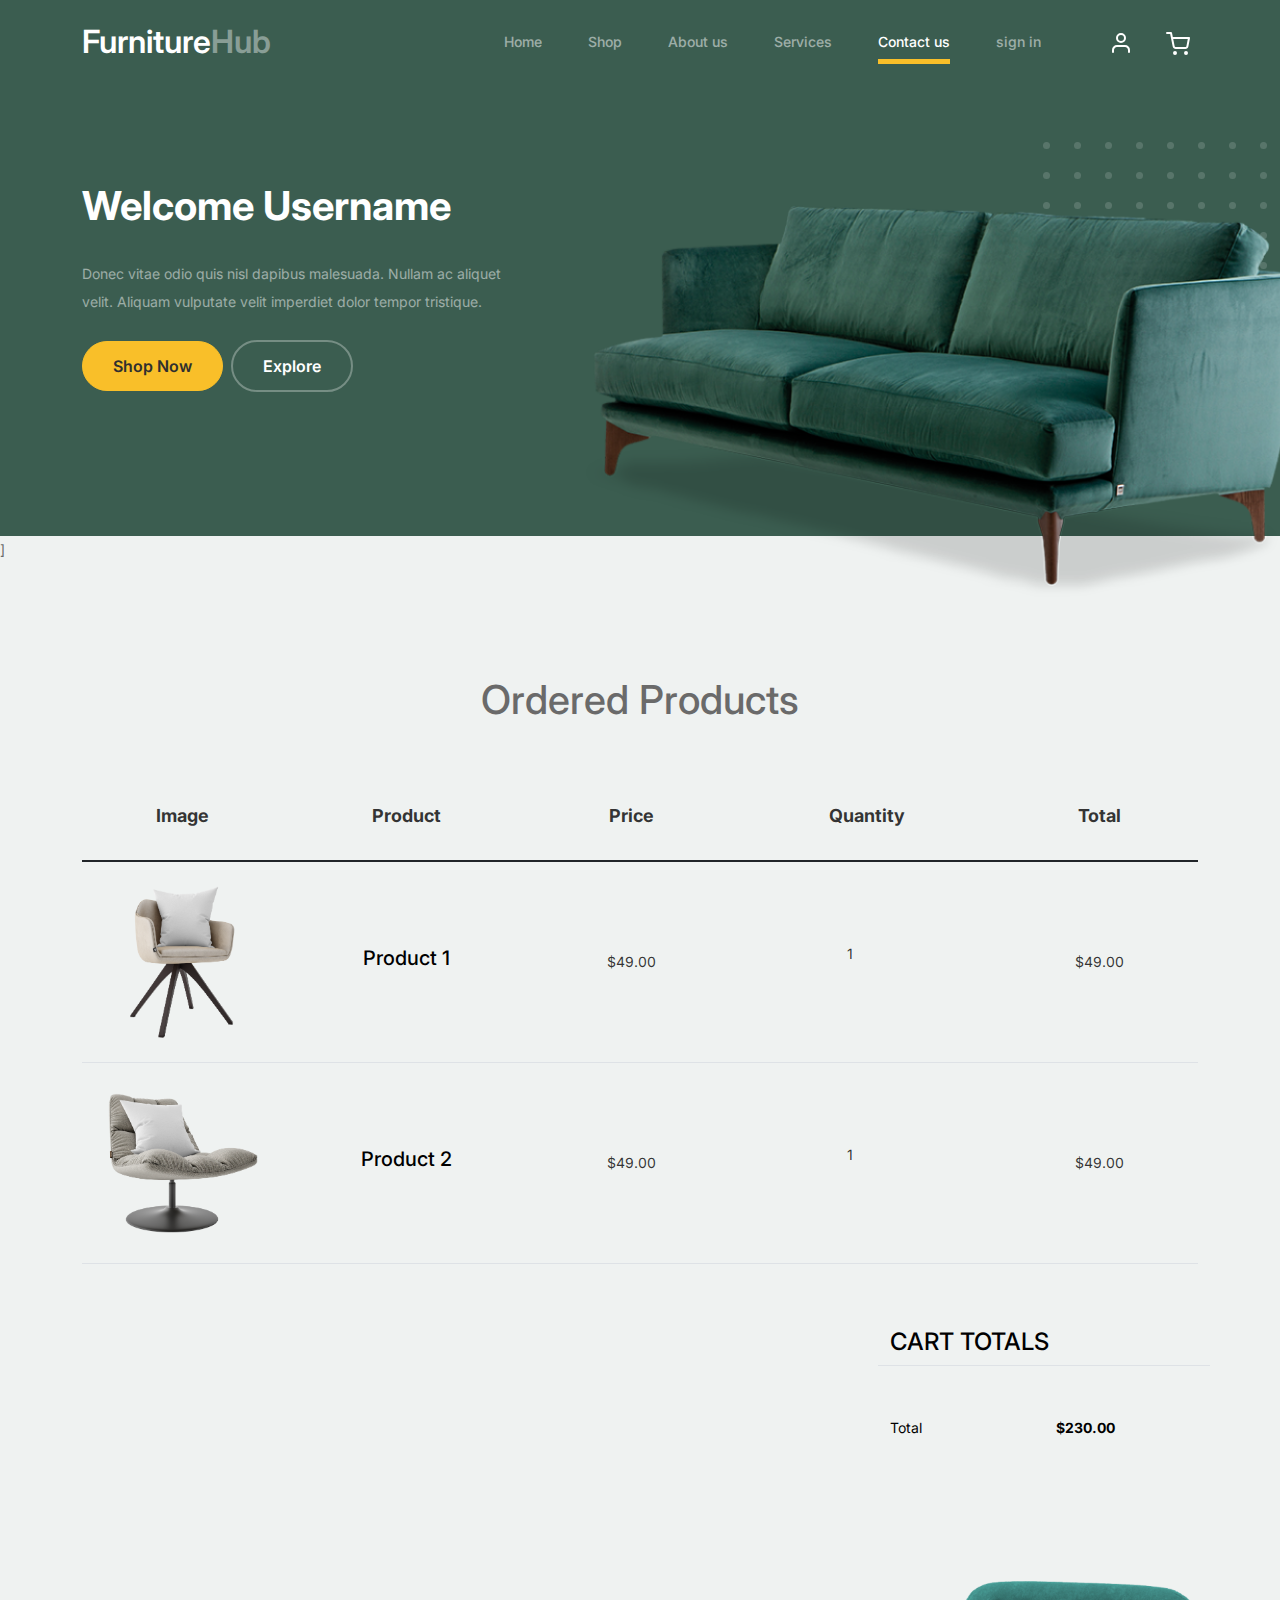
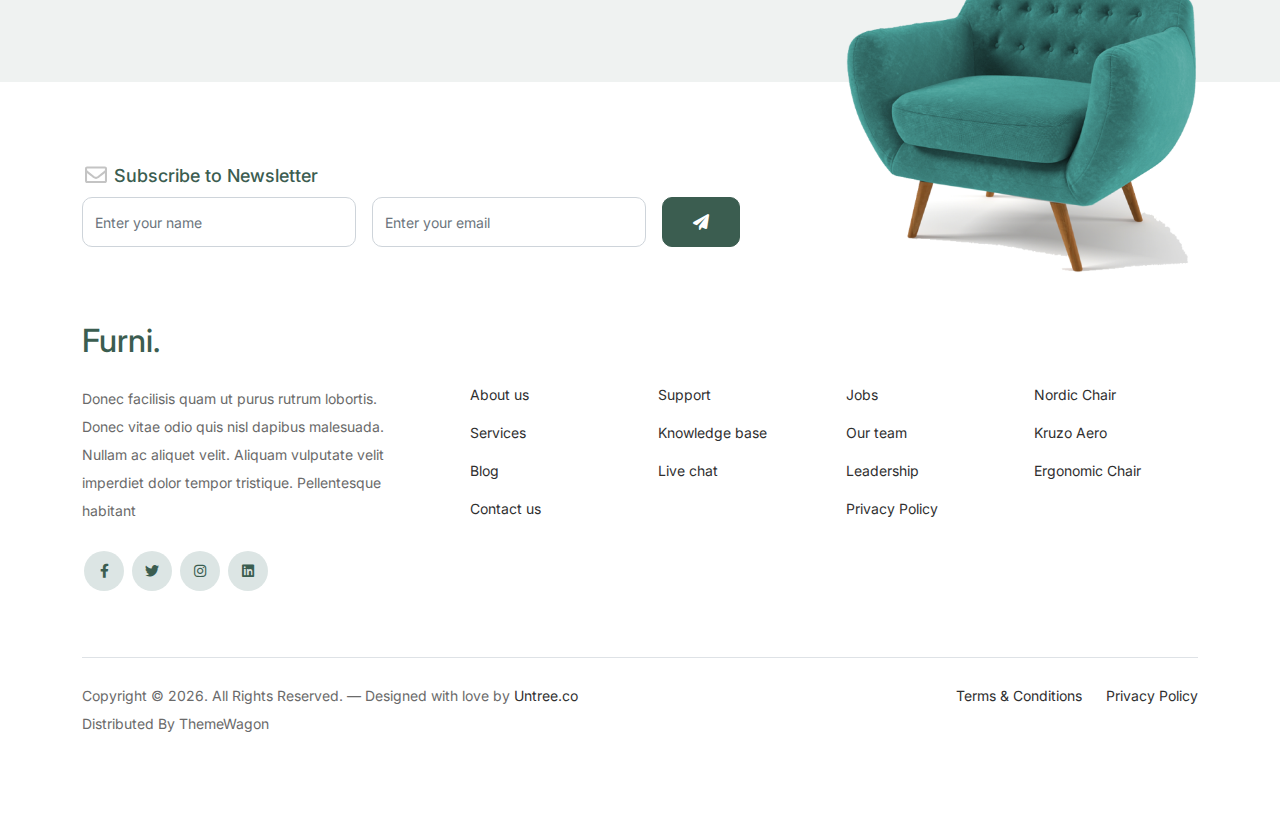
<file: Accountpage.html>
<!-- /*
* Bootstrap 5
* Template Name: Furni
* Template Author: Untree.co
* Template URI: https://untree.co/
* License: https://creativecommons.org/licenses/by/3.0/
*/ -->
<!doctype html>
<html lang="en">

<head>
    <meta charset="utf-8">
    <meta name="viewport" content="width=device-width, initial-scale=1, shrink-to-fit=no">
    <meta name="author" content="Untree.co">
    <link rel="shortcut icon" href="favicon.png">

    <meta name="description" content="" />
    <meta name="keywords" content="bootstrap, bootstrap4" />

    <!-- Bootstrap CSS -->
    <link href="css/bootstrap.min.css" rel="stylesheet">
    <link href="https://cdnjs.cloudflare.com/ajax/libs/font-awesome/6.0.0-beta3/css/all.min.css" rel="stylesheet">
    <link href="css/tiny-slider.css" rel="stylesheet">
    <link href="css/style.css" rel="stylesheet">
    <title>Furniture Hub</title>
</head>

<body>

    <!-- Start Header/Navigation -->
    <nav class="custom-navbar navbar navbar navbar-expand-md navbar-dark bg-dark" arial-label="Furni navigation bar">

        <div class="container">
            <a class="navbar-brand" href="index.html">Furniture<span>Hub</span></a>

            <button class="navbar-toggler" type="button" data-bs-toggle="collapse" data-bs-target="#navbarsFurni"
                aria-controls="navbarsFurni" aria-expanded="false" aria-label="Toggle navigation">
                <span class="navbar-toggler-icon"></span>
            </button>

            <div class="collapse navbar-collapse" id="navbarsFurni">
                <ul class="custom-navbar-nav navbar-nav ms-auto mb-2 mb-md-0">
                    <li class="nav-item">
                        <a class="nav-link" href="index.html">Home</a>
                    </li>
                    <li><a class="nav-link" href="shop.html">Shop</a></li>
                    <li><a class="nav-link" href="about.html">About us</a></li>
                    <li><a class="nav-link" href="services.html">Services</a></li>
                    <li class="active"><a class="nav-link" href="contact.html">Contact us</a></li>
                    <li><a class="nav-link" href="login.html">sign in</a></li>
                </ul>

                <ul class="custom-navbar-cta navbar-nav mb-2 mb-md-0 ms-5">
                    <li><a class="nav-link" href="Accountpage.html"><img src="images/user.svg"></a></li>
                    <li><a class="nav-link" href="cart.html"><img src="images/cart.svg"></a></li>
                </ul>
            </div>
        </div>

    </nav>
    <!-- End Header/Navigation -->

    <!-- Start Hero Section -->
    <div class="hero">
        <div class="container">
            <div class="row justify-content-between">
                <div class="col-lg-5">
                    <div class="intro-excerpt">
                        <h1>Welcome <span id="username">Username</span></h1>
                        <p class="mb-4">Donec vitae odio quis nisl dapibus malesuada. Nullam ac aliquet velit. Aliquam
                            vulputate velit imperdiet dolor tempor tristique.</p>
                        <p><a href="" class="btn btn-secondary me-2">Shop Now</a><a href="#"
                                class="btn btn-white-outline">Explore</a></p>
                    </div>
                </div>
                <div class="col-lg-7">
                    <div class="hero-img-wrap">
                        <img src="images/couch.png" class="img-fluid">
                    </div>
                </div>
            </div>
        </div>
    </div>
    <!-- End Hero Section -->

    ]


    <div class="untree_co-section before-footer-section">
        <div class="container">
            <h1 class="text-center mb-5">Ordered Products</h1>
            <div class="row mb-5">
                <form class="col-md-12" method="post">
                    <div class="site-blocks-table">
                        <table class="table">
                            <thead>
                                <tr>
                                    <th class="product-thumbnail">Image</th>
                                    <th class="product-name">Product</th>
                                    <th class="product-price">Price</th>
                                    <th class="product-quantity">Quantity</th>
                                    <th class="product-total">Total</th>
                                </tr>
                            </thead>
                            <tbody>
                                <tr>
                                    <td class="product-thumbnail">
                                        <img src="images/product-1.png" alt="Image" class="img-fluid">
                                    </td>
                                    <td class="product-name">
                                        <h2 class="h5 text-black">Product 1</h2>
                                    </td>
                                    <td>$49.00</td>
                                    <td>
                                        <div class="input-group mb-3 ms-5 d-flex align-items-center quantity-container"
                                            style="max-width: 80px;">
                                           <div class="input ms-5">1</div>
                                        </div>
                                    </td>
                                    <td>$49.00</td>
                                </tr>

                                <tr>
                                    <td class="product-thumbnail">
                                        <img src="images/product-2.png" alt="Image" class="img-fluid">
                                    </td>
                                    <td class="product-name">
                                        <h2 class="h5 text-black">Product 2</h2>
                                    </td>
                                    <td>$49.00</td>
                                    <td>
                                        <div class="input-group mb-3 ms-5 d-flex align-items-center quantity-container"
                                            style="max-width: 80px;">
                                            <div class="input ms-5">1</div>
                                        </div>
                                    </td>
                                    <td>$49.00</td>
                                </tr>
                            </tbody>
                        </table>
                    </div>
                </form>
            </div>

            <div class="row">
                <div class="col-md-6">
                  
                </div>
                <div class="col-md-6 pl-5">
                    <div class="row justify-content-end">
                        <div class="col-md-7">
                            <div class="row">
                                <div class="col-md-12 text-right border-bottom mb-5">
                                    <h3 class="text-black h4 text-uppercase">Cart Totals</h3>
                                </div>
                            </div>
                            <div class="row mb-5">
                                <div class="col-md-6">
                                    <span class="text-black">Total</span>
                                </div>
                                <div class="col-md-6 text-right">
                                    <strong class="text-black">$230.00</strong>
                                </div>
                            </div>

                      
                        </div>
                    </div>
                </div>
            </div>
        </div>
    </div>




    <!-- Start Footer Section -->
    <footer class="footer-section">
        <div class="container relative">

            <div class="sofa-img">
                <img src="images/sofa.png" alt="Image" class="img-fluid">
            </div>

            <div class="row">
                <div class="col-lg-8">
                    <div class="subscription-form">
                        <h3 class="d-flex align-items-center"><span class="me-1"><img src="images/envelope-outline.svg"
                                    alt="Image" class="img-fluid"></span><span>Subscribe to Newsletter</span></h3>

                        <form action="#" class="row g-3">
                            <div class="col-auto">
                                <input type="text" class="form-control" placeholder="Enter your name">
                            </div>
                            <div class="col-auto">
                                <input type="email" class="form-control" placeholder="Enter your email">
                            </div>
                            <div class="col-auto">
                                <button class="btn btn-primary">
                                    <span class="fa fa-paper-plane"></span>
                                </button>
                            </div>
                        </form>

                    </div>
                </div>
            </div>

            <div class="row g-5 mb-5">
                <div class="col-lg-4">
                    <div class="mb-4 footer-logo-wrap"><a href="#" class="footer-logo">Furni<span>.</span></a></div>
                    <p class="mb-4">Donec facilisis quam ut purus rutrum lobortis. Donec vitae odio quis nisl dapibus
                        malesuada. Nullam ac aliquet velit. Aliquam vulputate velit imperdiet dolor tempor tristique.
                        Pellentesque habitant</p>

                    <ul class="list-unstyled custom-social">
                        <li><a href="#"><span class="fa fa-brands fa-facebook-f"></span></a></li>
                        <li><a href="#"><span class="fa fa-brands fa-twitter"></span></a></li>
                        <li><a href="#"><span class="fa fa-brands fa-instagram"></span></a></li>
                        <li><a href="#"><span class="fa fa-brands fa-linkedin"></span></a></li>
                    </ul>
                </div>

                <div class="col-lg-8">
                    <div class="row links-wrap">
                        <div class="col-6 col-sm-6 col-md-3">
                            <ul class="list-unstyled">
                                <li><a href="#">About us</a></li>
                                <li><a href="#">Services</a></li>
                                <li><a href="#">Blog</a></li>
                                <li><a href="#">Contact us</a></li>
                            </ul>
                        </div>

                        <div class="col-6 col-sm-6 col-md-3">
                            <ul class="list-unstyled">
                                <li><a href="#">Support</a></li>
                                <li><a href="#">Knowledge base</a></li>
                                <li><a href="#">Live chat</a></li>
                            </ul>
                        </div>

                        <div class="col-6 col-sm-6 col-md-3">
                            <ul class="list-unstyled">
                                <li><a href="#">Jobs</a></li>
                                <li><a href="#">Our team</a></li>
                                <li><a href="#">Leadership</a></li>
                                <li><a href="#">Privacy Policy</a></li>
                            </ul>
                        </div>

                        <div class="col-6 col-sm-6 col-md-3">
                            <ul class="list-unstyled">
                                <li><a href="#">Nordic Chair</a></li>
                                <li><a href="#">Kruzo Aero</a></li>
                                <li><a href="#">Ergonomic Chair</a></li>
                            </ul>
                        </div>
                    </div>
                </div>

            </div>

            <div class="border-top copyright">
                <div class="row pt-4">
                    <div class="col-lg-6">
                        <p class="mb-2 text-center text-lg-start">Copyright &copy;
                            <script>document.write(new Date().getFullYear());</script>. All Rights Reserved. &mdash;
                            Designed with love by <a href="https://untree.co">Untree.co</a> Distributed By <a
                                hreff="https://themewagon.com">ThemeWagon</a>
                            <!-- License information: https://untree.co/license/ -->
                        </p>
                    </div>

                    <div class="col-lg-6 text-center text-lg-end">
                        <ul class="list-unstyled d-inline-flex ms-auto">
                            <li class="me-4"><a href="#">Terms &amp; Conditions</a></li>
                            <li><a href="#">Privacy Policy</a></li>
                        </ul>
                    </div>

                </div>
            </div>

        </div>
    </footer>
    <!-- End Footer Section -->


    <script src="js/bootstrap.bundle.min.js"></script>
    <script src="js/tiny-slider.js"></script>
    <script src="js/login & signup.js"></script>
    <script src="js/custom.js"></script>
</body>

</html>
</file>
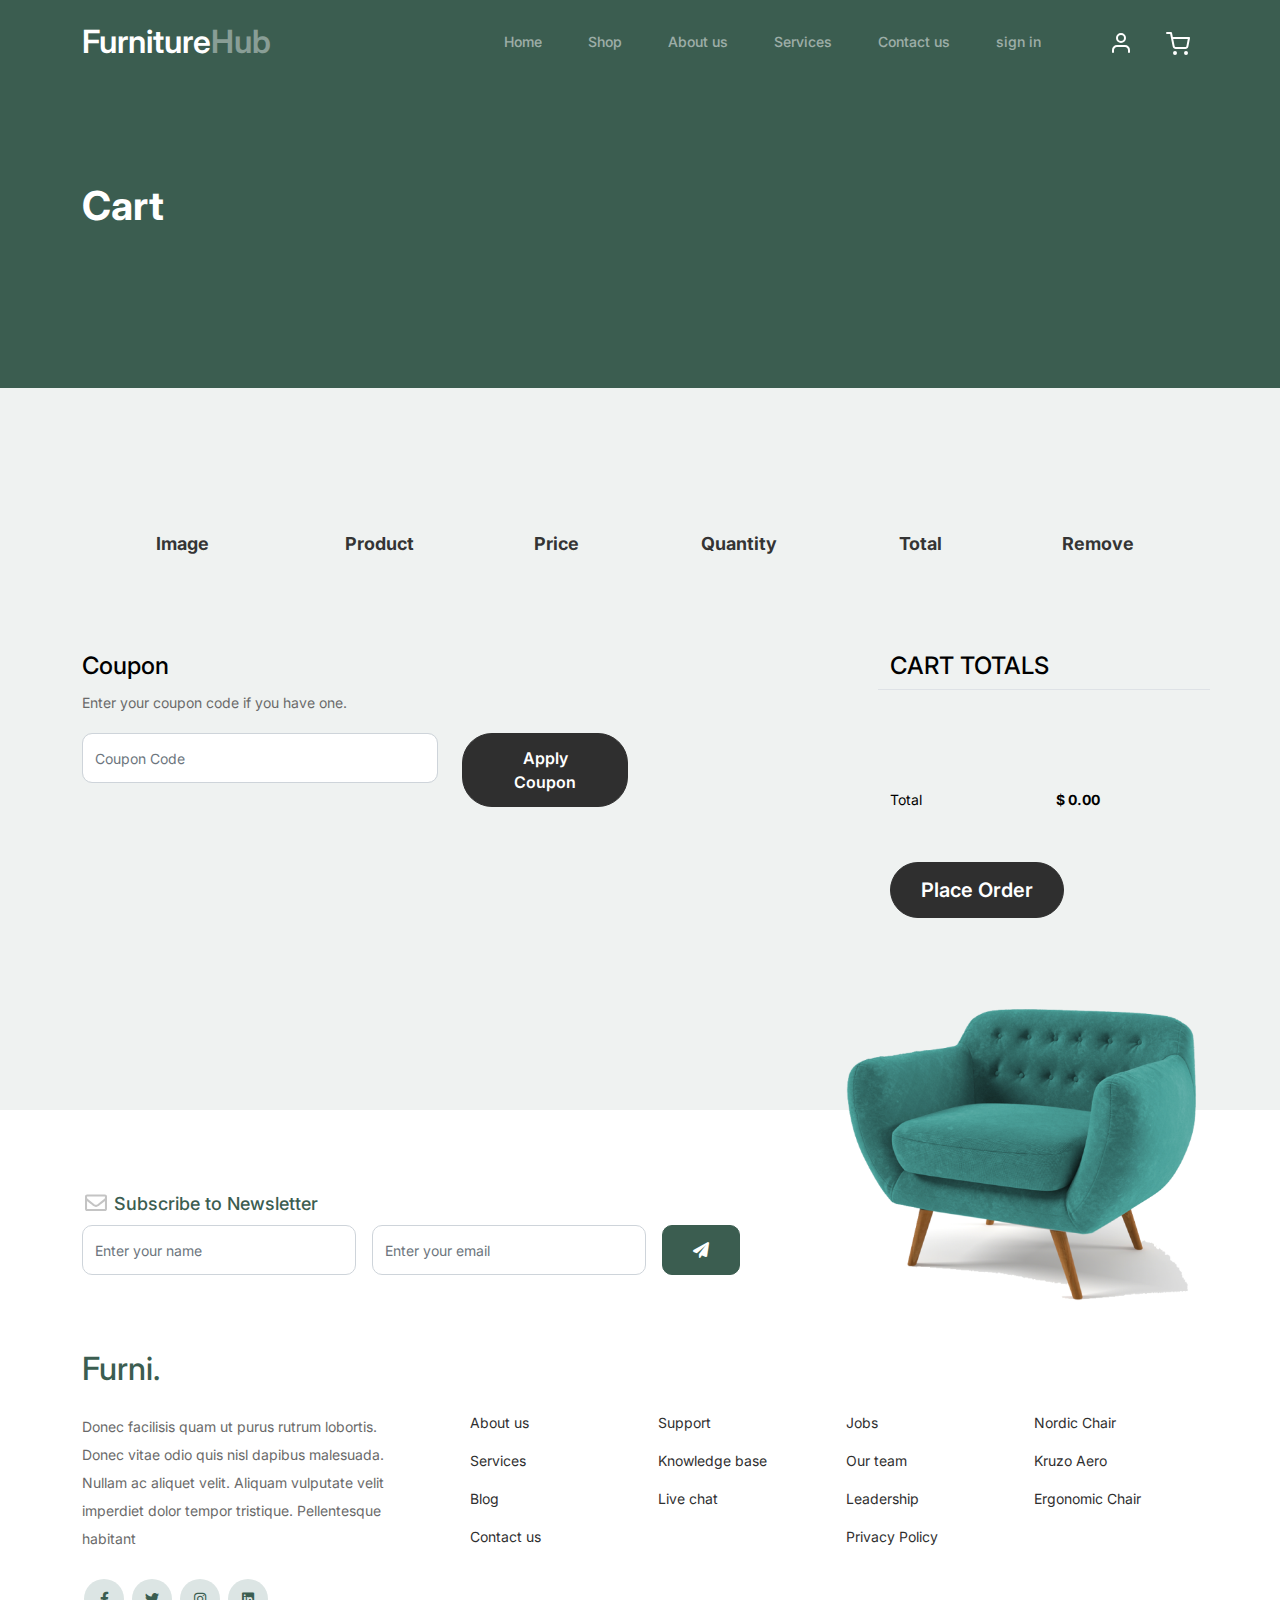
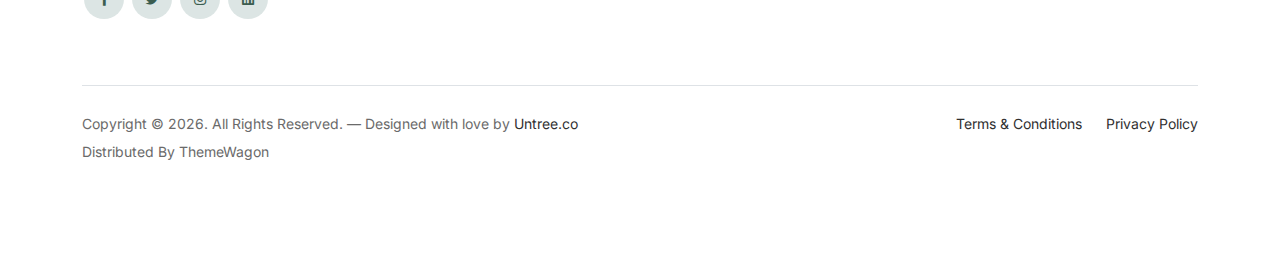
<file: cart.html>
<!-- /*
* Bootstrap 5
* Template Name: Furni
* Template Author: Untree.co
* Template URI: https://untree.co/
* License: https://creativecommons.org/licenses/by/3.0/
*/ -->
<!doctype html>
<html lang="en">

<head>
	<meta charset="utf-8">
	<meta name="viewport" content="width=device-width, initial-scale=1, shrink-to-fit=no">
	<meta name="author" content="Untree.co">
	<link rel="shortcut icon" href="favicon.png">

	<meta name="description" content="" />
	<meta name="keywords" content="bootstrap, bootstrap4" />

	<!-- Bootstrap CSS -->
	<link href="css/bootstrap.min.css" rel="stylesheet">
	<link href="https://cdnjs.cloudflare.com/ajax/libs/font-awesome/6.0.0-beta3/css/all.min.css" rel="stylesheet">
	<link href="css/tiny-slider.css" rel="stylesheet">
	<link href="css/style.css" rel="stylesheet">
	<title>Furniture Hub </title>
</head>

<body>

	<!-- Start Header/Navigation -->
	<nav class="custom-navbar navbar navbar navbar-expand-md navbar-dark bg-dark" arial-label="Furni navigation bar">

		<div class="container">
			<a class="navbar-brand" href="index.html">Furniture<span>Hub</span></a>

			<button class="navbar-toggler" type="button" data-bs-toggle="collapse" data-bs-target="#navbarsFurni"
				aria-controls="navbarsFurni" aria-expanded="false" aria-label="Toggle navigation">
				<span class="navbar-toggler-icon"></span>
			</button>

			<div class="collapse navbar-collapse" id="navbarsFurni">
				<ul class="custom-navbar-nav navbar-nav ms-auto mb-2 mb-md-0">
					<li class="nav-item ">
						<a class="nav-link" href="index.html">Home</a>
					</li>
					<li><a class="nav-link" href="shop.html">Shop</a></li>
					<li><a class="nav-link" href="about.html">About us</a></li>
					<li><a class="nav-link" href="services.html">Services</a></li>
					<li><a class="nav-link" href="contact.html">Contact us</a></li>
					<li><a class="nav-link" href="login.html">sign in</a></li>
				</ul>

				<ul class="custom-navbar-cta navbar-nav mb-2 mb-md-0 ms-5">
					<li><a class="nav-link" href="Accountpage.html"><img src="images/user.svg"></a></li>
					<li><a class="nav-link " href="cart.html"><img src="images/cart.svg"></a></li>
				</ul>
			</div>
		</div>

	</nav>
	<!-- End Header/Navigation -->
	<div class="modal" id="myModal3">
		<div class="modal-dialog">
		  <div class="modal-content">
	
			<!-- Modal body -->
			<div class="modal-body">
				Coupon code applied successfully!
			</div>
	
			<!-- Modal footer -->
			<div class="modal-footer">
			  <button type="button" class="btn btn-danger" data-bs-dismiss="modal">ok</button>
			</div>
	
		  </div>
		</div>
	  </div>
	  <div class="modal" id="myModal4">
		<div class="modal-dialog">
		  <div class="modal-content">
	
			<!-- Modal body -->
			<div class="modal-body">
				Invalid coupon code. Please try again.
			</div>
	
			<!-- Modal footer -->
			<div class="modal-footer">
			  <button type="button" class="btn btn-danger" data-bs-dismiss="modal">ok</button>
			</div>
	
		  </div>
		</div>
	  </div>
	  <div class="modal" id="myModal5">
		<div class="modal-dialog">
		  <div class="modal-content">
	
			<!-- Modal body -->
			<div class="modal-body">
				Product Removed Successfully !
			</div>
	
			<!-- Modal footer -->
			<div class="modal-footer">
			  <button type="button" class="btn btn-danger" data-bs-dismiss="modal">ok</button>
			</div>
	
		  </div>
		</div>
	  </div>
	<!-- Start Hero Section -->
	<div class="hero">
		<div class="container">
			<div class="row justify-content-between">
				<div class="col-lg-5">
					<div class="intro-excerpt">
						<h1>Cart</h1>
					</div>
				</div>
				<div class="col-lg-7">

				</div>
			</div>
		</div>
	</div>
	<!-- End Hero Section -->



	<div class="untree_co-section before-footer-section">
		<div class="container">
			<div class="row mb-5">
				<form class="col-md-12" method="post">
					<div class="site-blocks-table">
						<table class="table">
							<thead>
								<tr>
									<th class="product-thumbnail">Image</th>
									<th class="product-name">Product</th>
									<th class="product-price">Price</th>
									<th class="product-quantity">Quantity</th>
									<th class="product-total">Total</th>
									<th class="product-remove">Remove</th>
								</tr>
							</thead>
							<tbody class="cart-items">
								<!-- <tr>
									<td class="product-thumbnail">
										<img src="images/product-1.png" alt="Image" class="img-fluid">
									</td>
									<td class="product-name">
										<h2 class="h5 text-black">Product 1</h2>
									</td>
									<td>$49.00</td>
									<td>
										<div class="input-group mb-3 ms-5 d-flex align-items-center quantity-container"
											style="max-width: 120px;">
											<div class="input-group-prepend">
												<button class="btn btn-outline-black decrease"
													type="button">&minus;</button>
											</div>
											<input type="text" class="form-control text-center quantity-amount"
												value="1" min="1" max="10" placeholder=""
												aria-label="Example text with button addon"
												aria-describedby="button-addon1">
											<div class="input-group-append">
												<button class="btn btn-outline-black increase"
													type="button">&plus;</button>
											</div>
										</div>
									</td>
									<td>$49.00</td>
									<td><a href="#" class="btn btn-black btn-sm">X</a></td>
								</tr> -->

							</tbody>
						</table>
					</div>
				</form>
			</div>

			<div class="row">
				<div class="col-md-6">
					<div class="row">
						<div class="col-md-12">
							<label class="text-black h4" for="coupon">Coupon</label>
							<p>Enter your coupon code if you have one.</p>
						</div>
						<div class="col-md-8 mb-3  mb-md-0">
							<input type="text" class="form-control py-3" id="coupon" placeholder="Coupon Code">
						</div>
						<div class="col-md-4">
							<button onclick="applyCoupon()" class="btn btn-black">Apply Coupon</button>
						</div>
					</div>
				</div>
				<div class="col-md-6 pl-5">
					<div class="row justify-content-end">
						<div class="col-md-7">
							<div class="row">
								<div class="col-md-12 text-right border-bottom mb-5">
									<h3 class="text-black h4 text-uppercase">Cart Totals</h3>
								</div>
							</div>
							<div class="row mb-5">
								<div class="coupon col-md-6">
									<!-- <span class="text-black">Coupon Applied</span> -->
								</div>
								<div class="discount col-md-6 text-right">
									<!-- <strong class="text-black">$40.00</strong> -->
								</div>
							</div>
							<div class="row mb-5">
								<div class="col-md-6">
									<span class="text-black">Total</span>
								</div>
								<div class="col-md-6 text-right">
									<strong class="subtotal-price text-black">$230.00</strong>
								</div>
							</div>

							<div class="row">
								<div class="col-md-12">
									<button class="btn btn-black btn-lg p-4btn-block"
										onclick="window.location='thankyou.html'">Place Order</button>
								</div>
							</div>
						</div>
					</div>
				</div>
			</div>
		</div>
	</div>


	<!-- Start Footer Section -->
	<footer class="footer-section">
		<div class="container relative">

			<div class="sofa-img">
				<img src="images/sofa.png" alt="Image" class="img-fluid">
			</div>

			<div class="row">
				<div class="col-lg-8">
					<div class="subscription-form">
						<h3 class="d-flex align-items-center"><span class="me-1"><img src="images/envelope-outline.svg"
									alt="Image" class="img-fluid"></span><span>Subscribe to Newsletter</span></h3>

						<form action="#" class="row g-3">
							<div class="col-auto">
								<input type="text" class="form-control" placeholder="Enter your name">
							</div>
							<div class="col-auto">
								<input type="email" class="form-control" placeholder="Enter your email">
							</div>
							<div class="col-auto">
								<button class="btn btn-primary">
									<span class="fa fa-paper-plane"></span>
								</button>
							</div>
						</form>

					</div>
				</div>
			</div>

			<div class="row g-5 mb-5">
				<div class="col-lg-4">
					<div class="mb-4 footer-logo-wrap"><a href="#" class="footer-logo">Furni<span>.</span></a></div>
					<p class="mb-4">Donec facilisis quam ut purus rutrum lobortis. Donec vitae odio quis nisl dapibus
						malesuada. Nullam ac aliquet velit. Aliquam vulputate velit imperdiet dolor tempor tristique.
						Pellentesque habitant</p>

					<ul class="list-unstyled custom-social">
						<li><a href="#"><span class="fa fa-brands fa-facebook-f"></span></a></li>
						<li><a href="#"><span class="fa fa-brands fa-twitter"></span></a></li>
						<li><a href="#"><span class="fa fa-brands fa-instagram"></span></a></li>
						<li><a href="#"><span class="fa fa-brands fa-linkedin"></span></a></li>
					</ul>
				</div>

				<div class="col-lg-8">
					<div class="row links-wrap">
						<div class="col-6 col-sm-6 col-md-3">
							<ul class="list-unstyled">
								<li><a href="#">About us</a></li>
								<li><a href="#">Services</a></li>
								<li><a href="#">Blog</a></li>
								<li><a href="#">Contact us</a></li>
							</ul>
						</div>

						<div class="col-6 col-sm-6 col-md-3">
							<ul class="list-unstyled">
								<li><a href="#">Support</a></li>
								<li><a href="#">Knowledge base</a></li>
								<li><a href="#">Live chat</a></li>
							</ul>
						</div>

						<div class="col-6 col-sm-6 col-md-3">
							<ul class="list-unstyled">
								<li><a href="#">Jobs</a></li>
								<li><a href="#">Our team</a></li>
								<li><a href="#">Leadership</a></li>
								<li><a href="#">Privacy Policy</a></li>
							</ul>
						</div>

						<div class="col-6 col-sm-6 col-md-3">
							<ul class="list-unstyled">
								<li><a href="#">Nordic Chair</a></li>
								<li><a href="#">Kruzo Aero</a></li>
								<li><a href="#">Ergonomic Chair</a></li>
							</ul>
						</div>
					</div>
				</div>

			</div>

			<div class="border-top copyright">
				<div class="row pt-4">
					<div class="col-lg-6">
						<p class="mb-2 text-center text-lg-start">Copyright &copy;
							<script>document.write(new Date().getFullYear());</script>. All Rights Reserved. &mdash;
							Designed with love by <a href="https://untree.co">Untree.co</a> Distributed By <a
								hreff="https://themewagon.com">ThemeWagon</a>
							<!-- License information: https://untree.co/license/ -->
						</p>
					</div>

					<div class="col-lg-6 text-center text-lg-end">
						<ul class="list-unstyled d-inline-flex ms-auto">
							<li class="me-4"><a href="#">Terms &amp; Conditions</a></li>
							<li><a href="#">Privacy Policy</a></li>
						</ul>
					</div>

				</div>
			</div>

		</div>
	</footer>
	<!-- End Footer Section -->


	<script src="js/bootstrap.bundle.min.js"></script>
	<script src="js/tiny-slider.js"></script>
	<script src="js/custom.js"></script>
</body>

</html>
</file>
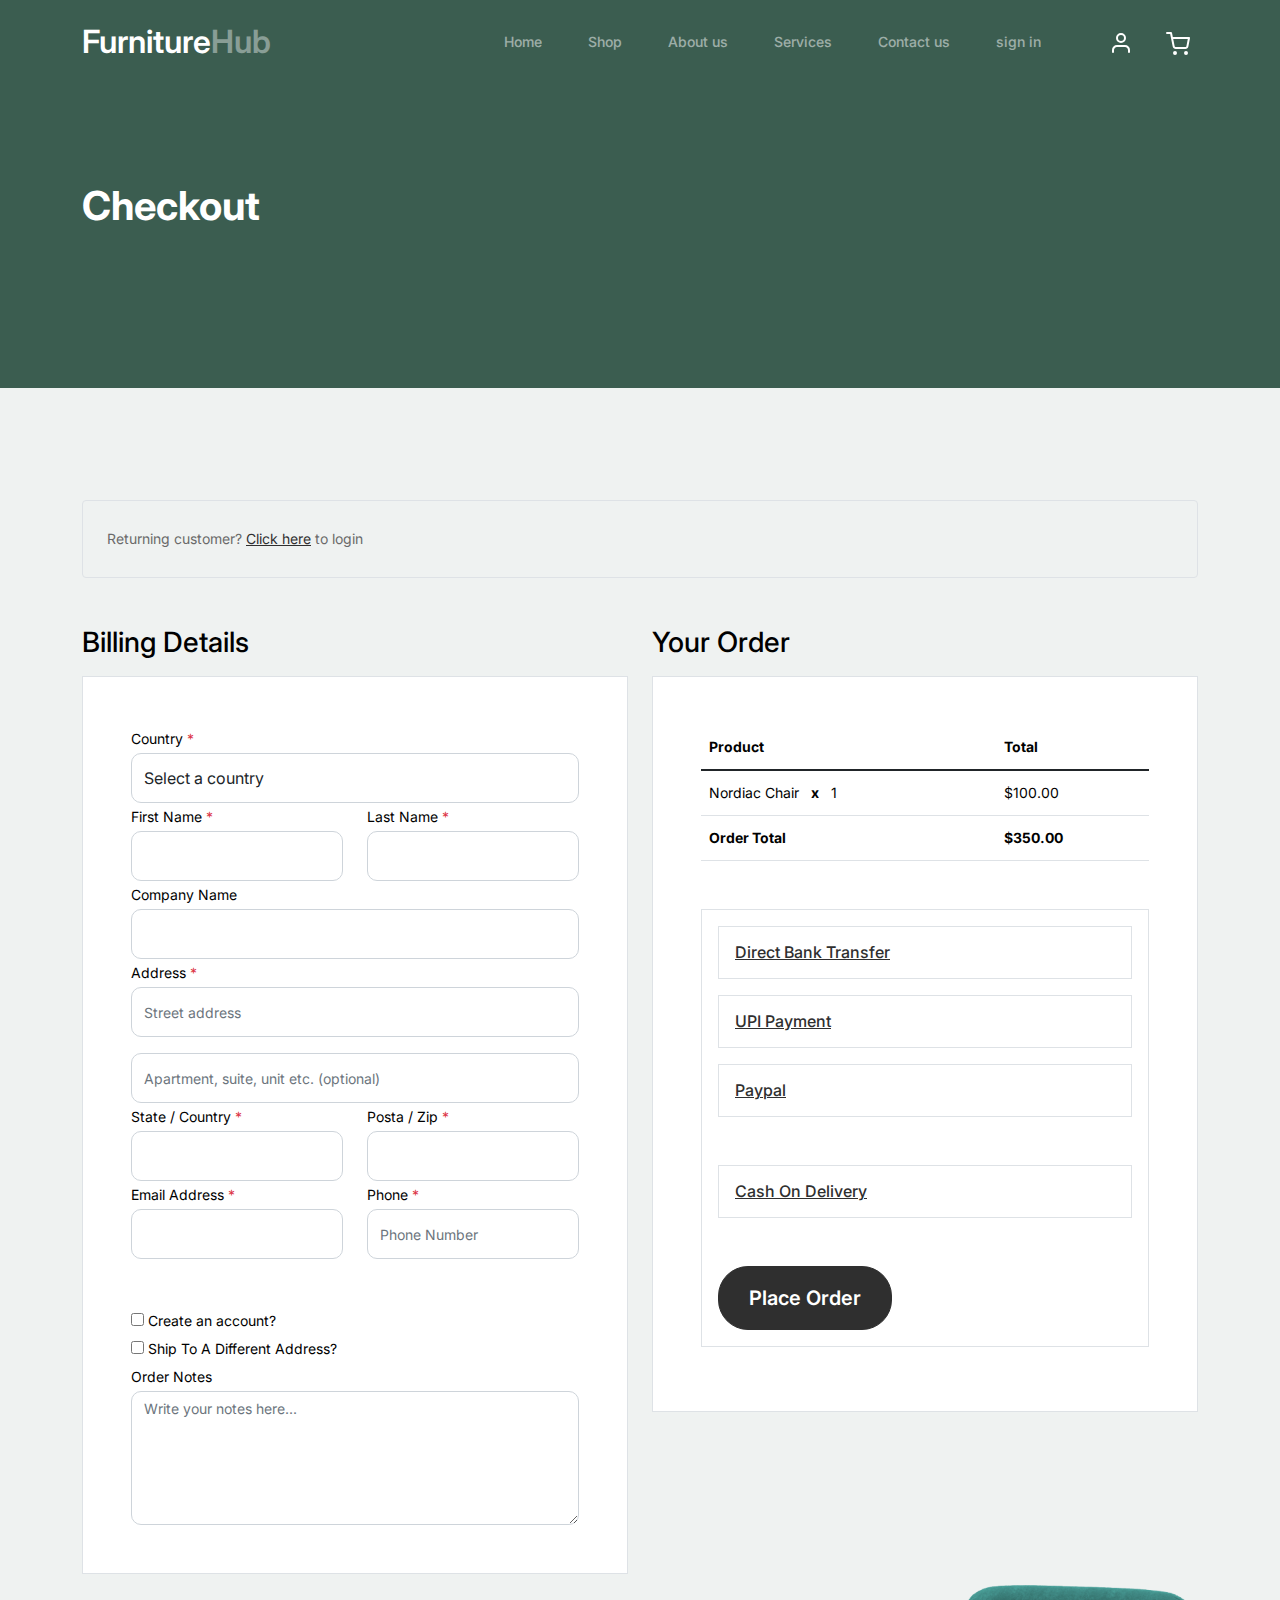
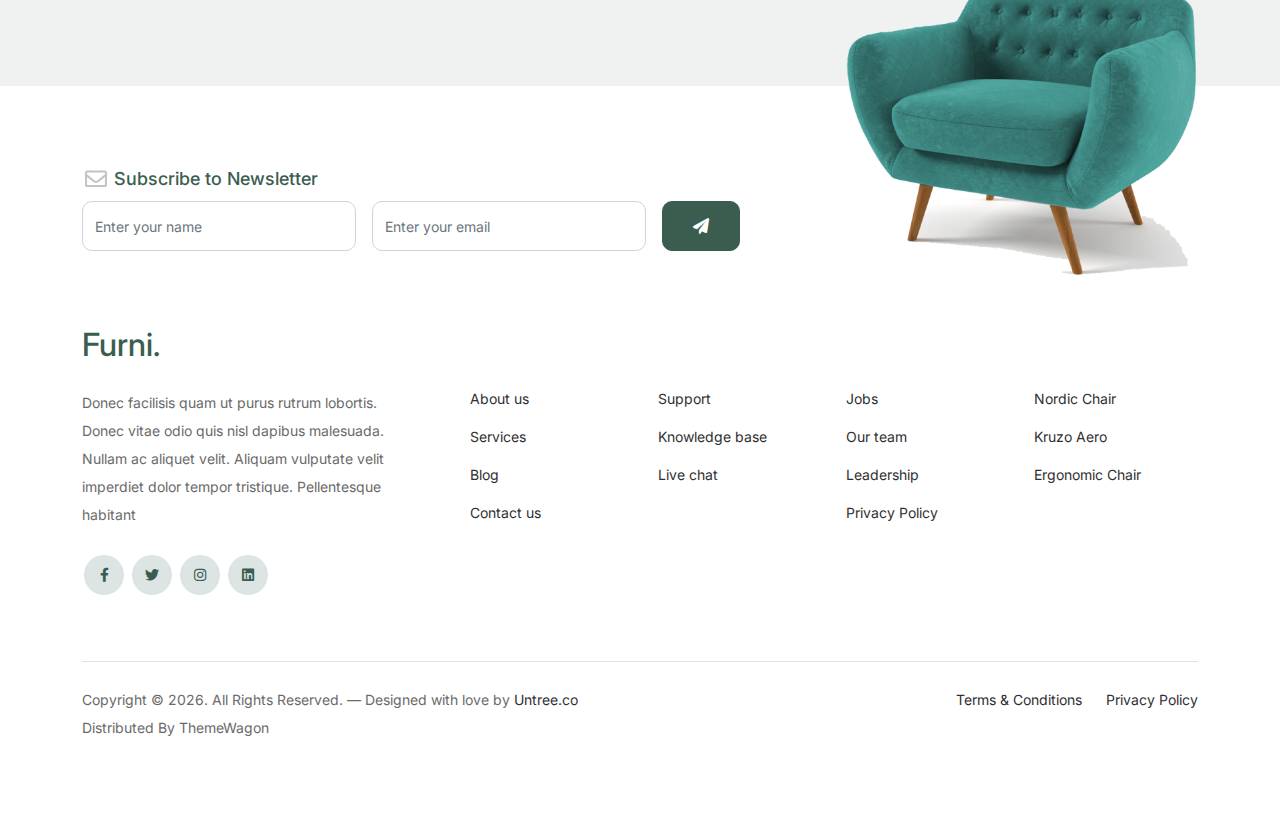
<file: checkout.html>
<!-- /*
* Bootstrap 5
* Template Name: Furni
* Template Author: Untree.co
* Template URI: https://untree.co/
* License: https://creativecommons.org/licenses/by/3.0/
*/ -->
<!doctype html>
<html lang="en">

<head>
	<meta charset="utf-8">
	<meta name="viewport" content="width=device-width, initial-scale=1, shrink-to-fit=no">
	<meta name="author" content="Untree.co">
	<link rel="shortcut icon" href="favicon.png">

	<meta name="description" content="" />
	<meta name="keywords" content="bootstrap, bootstrap4" />

	<!-- Bootstrap CSS -->
	<link href="css/bootstrap.min.css" rel="stylesheet">
	<link href="https://cdnjs.cloudflare.com/ajax/libs/font-awesome/6.0.0-beta3/css/all.min.css" rel="stylesheet">
	<link href="css/tiny-slider.css" rel="stylesheet">
	<link href="css/style.css" rel="stylesheet">
	<title>Furniture Hub</title>
</head>

<body>

	<!-- Start Header/Navigation -->
	<nav class="custom-navbar navbar navbar navbar-expand-md navbar-dark bg-dark" arial-label="Furni navigation bar">

		<div class="container">
			<a class="navbar-brand" href="index.html">Furniture<span>Hub</span></a>

			<button class="navbar-toggler" type="button" data-bs-toggle="collapse" data-bs-target="#navbarsFurni"
				aria-controls="navbarsFurni" aria-expanded="false" aria-label="Toggle navigation">
				<span class="navbar-toggler-icon"></span>
			</button>

			<div class="collapse navbar-collapse" id="navbarsFurni">
				<ul class="custom-navbar-nav navbar-nav ms-auto mb-2 mb-md-0">
					<li class="nav-item ">
						<a class="nav-link" href="index.html">Home</a>
					</li>
					<li><a class="nav-link" href="shop.html">Shop</a></li>
					<li><a class="nav-link" href="about.html">About us</a></li>
					<li><a class="nav-link" href="services.html">Services</a></li>
					<li><a class="nav-link" href="contact.html">Contact us</a></li>
					<li><a class="nav-link" href="login.html">sign in</a></li>
				</ul>

				<ul class="custom-navbar-cta navbar-nav mb-2 mb-md-0 ms-5">
					<li><a class="nav-link" href="Accountpage.html"><img src="images/user.svg"></a></li>
					<li><a class="nav-link" href="cart.html"><img src="images/cart.svg"></a></li>
				</ul>
			</div>
		</div>

	</nav>
	<!-- End Header/Navigation -->

	<!-- Start Hero Section -->
	<div class="hero">
		<div class="container">
			<div class="row justify-content-between">
				<div class="col-lg-5">
					<div class="intro-excerpt">
						<h1>Checkout</h1>
					</div>
				</div>
				<div class="col-lg-7">

				</div>
			</div>
		</div>
	</div>
	<!-- End Hero Section -->

	<div class="untree_co-section">
		<div class="container">
			<div class="row mb-5">
				<div class="col-md-12">
					<div class="border p-4 rounded" role="alert">
						Returning customer? <a href="#">Click here</a> to login
					</div>
				</div>
			</div>
			<div class="row">
				<div class="col-md-6 mb-5 mb-md-0">
					<h2 class="h3 mb-3 text-black">Billing Details</h2>
					<div class="p-3 p-lg-5 border bg-white">
						<div class="form-group">
							<label for="c_country" class="text-black">Country <span class="text-danger">*</span></label>
							<select id="c_country" class="form-control">
								<option value="1">Select a country</option>
								<option value="2">bangladesh</option>
								<option value="3">Algeria</option>
								<option value="4">Afghanistan</option>
								<option value="5">Ghana</option>
								<option value="6">Albania</option>
								<option value="7">Bahrain</option>
								<option value="8">Colombia</option>
								<option value="9">Dominican Republic</option>
							</select>
						</div>
						<div class="form-group row">
							<div class="col-md-6">
								<label for="c_fname" class="text-black">First Name <span
										class="text-danger">*</span></label>
								<input type="text" class="form-control" id="c_fname" name="c_fname">
							</div>
							<div class="col-md-6">
								<label for="c_lname" class="text-black">Last Name <span
										class="text-danger">*</span></label>
								<input type="text" class="form-control" id="c_lname" name="c_lname">
							</div>
						</div>

						<div class="form-group row">
							<div class="col-md-12">
								<label for="c_companyname" class="text-black">Company Name </label>
								<input type="text" class="form-control" id="c_companyname" name="c_companyname">
							</div>
						</div>

						<div class="form-group row">
							<div class="col-md-12">
								<label for="c_address" class="text-black">Address <span
										class="text-danger">*</span></label>
								<input type="text" class="form-control" id="c_address" name="c_address"
									placeholder="Street address">
							</div>
						</div>

						<div class="form-group mt-3">
							<input type="text" class="form-control"
								placeholder="Apartment, suite, unit etc. (optional)">
						</div>

						<div class="form-group row">
							<div class="col-md-6">
								<label for="c_state_country" class="text-black">State / Country <span
										class="text-danger">*</span></label>
								<input type="text" class="form-control" id="c_state_country" name="c_state_country">
							</div>
							<div class="col-md-6">
								<label for="c_postal_zip" class="text-black">Posta / Zip <span
										class="text-danger">*</span></label>
								<input type="text" class="form-control" id="c_postal_zip" name="c_postal_zip">
							</div>
						</div>

						<div class="form-group row mb-5">
							<div class="col-md-6">
								<label for="c_email_address" class="text-black">Email Address <span
										class="text-danger">*</span></label>
								<input type="text" class="form-control" id="c_email_address" name="c_email_address">
							</div>
							<div class="col-md-6">
								<label for="c_phone" class="text-black">Phone <span class="text-danger">*</span></label>
								<input type="text" class="form-control" id="c_phone" name="c_phone"
									placeholder="Phone Number">
							</div>
						</div>

						<div class="form-group">
							<label for="c_create_account" class="text-black" data-bs-toggle="collapse"
								href="#create_an_account" role="button" aria-expanded="false"
								aria-controls="create_an_account"><input type="checkbox" value="1"
									id="c_create_account"> Create an account?</label>
							<div class="collapse" id="create_an_account">
								<div class="py-2 mb-4">
									<p class="mb-3">Create an account by entering the information below. If you are a
										returning customer please login at the top of the page.</p>
									<div class="form-group">
										<label for="c_account_password" class="text-black">Account Password</label>
										<input type="email" class="form-control" id="c_account_password"
											name="c_account_password" placeholder="">
									</div>
								</div>
							</div>
						</div>


						<div class="form-group">
							<label for="c_ship_different_address" class="text-black" data-bs-toggle="collapse"
								href="#ship_different_address" role="button" aria-expanded="false"
								aria-controls="ship_different_address"><input type="checkbox" value="1"
									id="c_ship_different_address"> Ship To A Different Address?</label>
							<div class="collapse" id="ship_different_address">
								<div class="py-2">

									<div class="form-group">
										<label for="c_diff_country" class="text-black">Country <span
												class="text-danger">*</span></label>
										<select id="c_diff_country" class="form-control">
											<option value="1">Select a country</option>
											<option value="2">bangladesh</option>
											<option value="3">Algeria</option>
											<option value="4">Afghanistan</option>
											<option value="5">Ghana</option>
											<option value="6">Albania</option>
											<option value="7">Bahrain</option>
											<option value="8">Colombia</option>
											<option value="9">Dominican Republic</option>
										</select>
									</div>


									<div class="form-group row">
										<div class="col-md-6">
											<label for="c_diff_fname" class="text-black">First Name <span
													class="text-danger">*</span></label>
											<input type="text" class="form-control" id="c_diff_fname"
												name="c_diff_fname">
										</div>
										<div class="col-md-6">
											<label for="c_diff_lname" class="text-black">Last Name <span
													class="text-danger">*</span></label>
											<input type="text" class="form-control" id="c_diff_lname"
												name="c_diff_lname">
										</div>
									</div>

									<div class="form-group row">
										<div class="col-md-12">
											<label for="c_diff_companyname" class="text-black">Company Name </label>
											<input type="text" class="form-control" id="c_diff_companyname"
												name="c_diff_companyname">
										</div>
									</div>

									<div class="form-group row  mb-3">
										<div class="col-md-12">
											<label for="c_diff_address" class="text-black">Address <span
													class="text-danger">*</span></label>
											<input type="text" class="form-control" id="c_diff_address"
												name="c_diff_address" placeholder="Street address">
										</div>
									</div>

									<div class="form-group">
										<input type="text" class="form-control"
											placeholder="Apartment, suite, unit etc. (optional)">
									</div>

									<div class="form-group row">
										<div class="col-md-6">
											<label for="c_diff_state_country" class="text-black">State / Country <span
													class="text-danger">*</span></label>
											<input type="text" class="form-control" id="c_diff_state_country"
												name="c_diff_state_country">
										</div>
										<div class="col-md-6">
											<label for="c_diff_postal_zip" class="text-black">Posta / Zip <span
													class="text-danger">*</span></label>
											<input type="text" class="form-control" id="c_diff_postal_zip"
												name="c_diff_postal_zip">
										</div>
									</div>

									<div class="form-group row mb-5">
										<div class="col-md-6">
											<label for="c_diff_email_address" class="text-black">Email Address <span
													class="text-danger">*</span></label>
											<input type="text" class="form-control" id="c_diff_email_address"
												name="c_diff_email_address">
										</div>
										<div class="col-md-6">
											<label for="c_diff_phone" class="text-black">Phone <span
													class="text-danger">*</span></label>
											<input type="text" class="form-control" id="c_diff_phone"
												name="c_diff_phone" placeholder="Phone Number">
										</div>
									</div>

								</div>

							</div>
						</div>

						<div class="form-group">
							<label for="c_order_notes" class="text-black">Order Notes</label>
							<textarea name="c_order_notes" id="c_order_notes" cols="30" rows="5" class="form-control"
								placeholder="Write your notes here..."></textarea>
						</div>

					</div>
				</div>
				<!-- <div class="col-md-6">

		          <div class="row mb-5">
		            <div class="col-md-12">
		              <h2 class="h3 mb-3 text-black">Coupon Code</h2>
		              <div class="p-3 p-lg-5 border bg-white">

		                <label for="c_code" class="text-black mb-3">Enter your coupon code if you have one</label>
		                <div class="input-group w-75 couponcode-wrap">
		                  <input type="text" class="form-control me-2" id="c_code" placeholder="Coupon Code" aria-label="Coupon Code" aria-describedby="button-addon2">
		                  <div class="input-group-append">
		                    <button class="btn btn-black btn-sm" type="button" id="button-addon2">Apply</button>
		                  </div>
		                </div>

		              </div>
		            </div>
		          </div> -->

				<div class="col-md-6">
					<h2 class="h3 mb-3 text-black">Your Order</h2>
					<div class="p-3 p-lg-5 border bg-white">
						<table class="table site-block-order-table mb-5">
							<thead>
								<th>Product</th>
								<th>Total</th>
							</thead>
							<tbody>
								<tr>
									<td>Nordiac Chair <strong class="mx-2">x</strong> 1</td>
									<td>$100.00</td>
								</tr>
								<tr>
									<td class="text-black font-weight-bold"><strong>Order Total</strong></td>
									<td class="text-black font-weight-bold"><strong>$350.00</strong></td>
								</tr>
							</tbody>
						</table>



						<div class="border p-3 mb-3">
							<div class="border p-3 mb-3">
								<h3 class="h6 mb-0"><a class="d-block" data-bs-toggle="collapse" href="#collapsebank"
										role="button" aria-expanded="false" aria-controls="collapsebank">Direct Bank
										Transfer</a></h3>

								<div class="collapse" id="collapsebank">
									<div class="py-2">
										<p class="mb-0">Make your payment directly into our bank account. Please use
											your
											Order ID as the payment reference. Your order won’t be shipped until the
											funds
											have cleared in our account.</p>
									</div>
								</div>
							</div>
							<div class="border p-3 mb-3">
								<h3 class="h6 mb-0"><a class="d-block" data-bs-toggle="collapse" href="#collapseupi"
										role="button" aria-expanded="false" aria-controls="collapseupi">UPI
										Payment</a></h3>

								<div class="collapse" id="collapsebank">
									<div class="py-2">
										<p class="mb-0">Make your payment directly into our upi. Please use
											your
											Order ID as the payment reference. Your order won’t be shipped until the
											funds
											have cleared in our account.</p>
									</div>
								</div>
							</div>
							<div class="border p-3 mb-5">
								<h3 class="h6 mb-0"><a class="d-block" data-bs-toggle="collapse" href="#collapsepaypal"
										role="button" aria-expanded="false" aria-controls="collapsepaypal">Paypal</a>
								</h3>

								<div class="collapse" id="collapsepaypal">
									<div class="py-2">
										<p class="mb-0">Make your payment directly into our bank account. Please use
											your Order ID as the payment reference. Your order won’t be shipped until
											the funds have cleared in our account.</p>
									</div>
								</div>
							</div>
							<div class="border p-3 mb-5">
								<h3 class="h6 mb-0"><a class="d-block" data-bs-toggle="collapse" href="#collapsecod"
										role="button" aria-expanded="false" aria-controls="collapsecod">Cash On
										Delivery</a>
								</h3>

								<div class="collapse" id="collapsecod">
									<div class="py-2">
										<p class="mb-0">Make your payment directly . Please use
											your Order ID as the payment reference. Your order won’t be shipped until
											the funds have cleared in our account.</p>
									</div>
								</div>
							</div>

							<div class="form-group">
								<button class="btn btn-black btn-lg py-3 btn-block"
									onclick="window.location='thankyou.html'">Place Order</button>
							</div>

						</div>
					</div>
				</div>

			</div>
		</div>
		<!-- </form> -->
	</div>
	</div>

	<!-- Start Footer Section -->
	<footer class="footer-section">
		<div class="container relative">

			<div class="sofa-img">
				<img src="images/sofa.png" alt="Image" class="img-fluid">
			</div>

			<div class="row">
				<div class="col-lg-8">
					<div class="subscription-form">
						<h3 class="d-flex align-items-center"><span class="me-1"><img src="images/envelope-outline.svg"
									alt="Image" class="img-fluid"></span><span>Subscribe to Newsletter</span></h3>

						<form action="#" class="row g-3">
							<div class="col-auto">
								<input type="text" class="form-control" placeholder="Enter your name">
							</div>
							<div class="col-auto">
								<input type="email" class="form-control" placeholder="Enter your email">
							</div>
							<div class="col-auto">
								<button class="btn btn-primary">
									<span class="fa fa-paper-plane"></span>
								</button>
							</div>
						</form>

					</div>
				</div>
			</div>

			<div class="row g-5 mb-5">
				<div class="col-lg-4">
					<div class="mb-4 footer-logo-wrap"><a href="#" class="footer-logo">Furni<span>.</span></a></div>
					<p class="mb-4">Donec facilisis quam ut purus rutrum lobortis. Donec vitae odio quis nisl dapibus
						malesuada. Nullam ac aliquet velit. Aliquam vulputate velit imperdiet dolor tempor tristique.
						Pellentesque habitant</p>

					<ul class="list-unstyled custom-social">
						<li><a href="#"><span class="fa fa-brands fa-facebook-f"></span></a></li>
						<li><a href="#"><span class="fa fa-brands fa-twitter"></span></a></li>
						<li><a href="#"><span class="fa fa-brands fa-instagram"></span></a></li>
						<li><a href="#"><span class="fa fa-brands fa-linkedin"></span></a></li>
					</ul>
				</div>

				<div class="col-lg-8">
					<div class="row links-wrap">
						<div class="col-6 col-sm-6 col-md-3">
							<ul class="list-unstyled">
								<li><a href="#">About us</a></li>
								<li><a href="#">Services</a></li>
								<li><a href="#">Blog</a></li>
								<li><a href="#">Contact us</a></li>
							</ul>
						</div>

						<div class="col-6 col-sm-6 col-md-3">
							<ul class="list-unstyled">
								<li><a href="#">Support</a></li>
								<li><a href="#">Knowledge base</a></li>
								<li><a href="#">Live chat</a></li>
							</ul>
						</div>

						<div class="col-6 col-sm-6 col-md-3">
							<ul class="list-unstyled">
								<li><a href="#">Jobs</a></li>
								<li><a href="#">Our team</a></li>
								<li><a href="#">Leadership</a></li>
								<li><a href="#">Privacy Policy</a></li>
							</ul>
						</div>

						<div class="col-6 col-sm-6 col-md-3">
							<ul class="list-unstyled">
								<li><a href="#">Nordic Chair</a></li>
								<li><a href="#">Kruzo Aero</a></li>
								<li><a href="#">Ergonomic Chair</a></li>
							</ul>
						</div>
					</div>
				</div>

			</div>

			<div class="border-top copyright">
				<div class="row pt-4">
					<div class="col-lg-6">
						<p class="mb-2 text-center text-lg-start">Copyright &copy;
							<script>document.write(new Date().getFullYear());</script>. All Rights Reserved. &mdash;
							Designed with love by <a href="https://untree.co">Untree.co</a> Distributed By <a
								hreff="https://themewagon.com">ThemeWagon</a>
							<!-- License information: https://untree.co/license/ -->
						</p>
					</div>

					<div class="col-lg-6 text-center text-lg-end">
						<ul class="list-unstyled d-inline-flex ms-auto">
							<li class="me-4"><a href="#">Terms &amp; Conditions</a></li>
							<li><a href="#">Privacy Policy</a></li>
						</ul>
					</div>

				</div>
			</div>

		</div>
	</footer>
	<!-- End Footer Section -->


	<script src="js/bootstrap.bundle.min.js"></script>
	<script src="js/tiny-slider.js"></script>
	<script src="js/custom.js"></script>
</body>

</html>
</file>
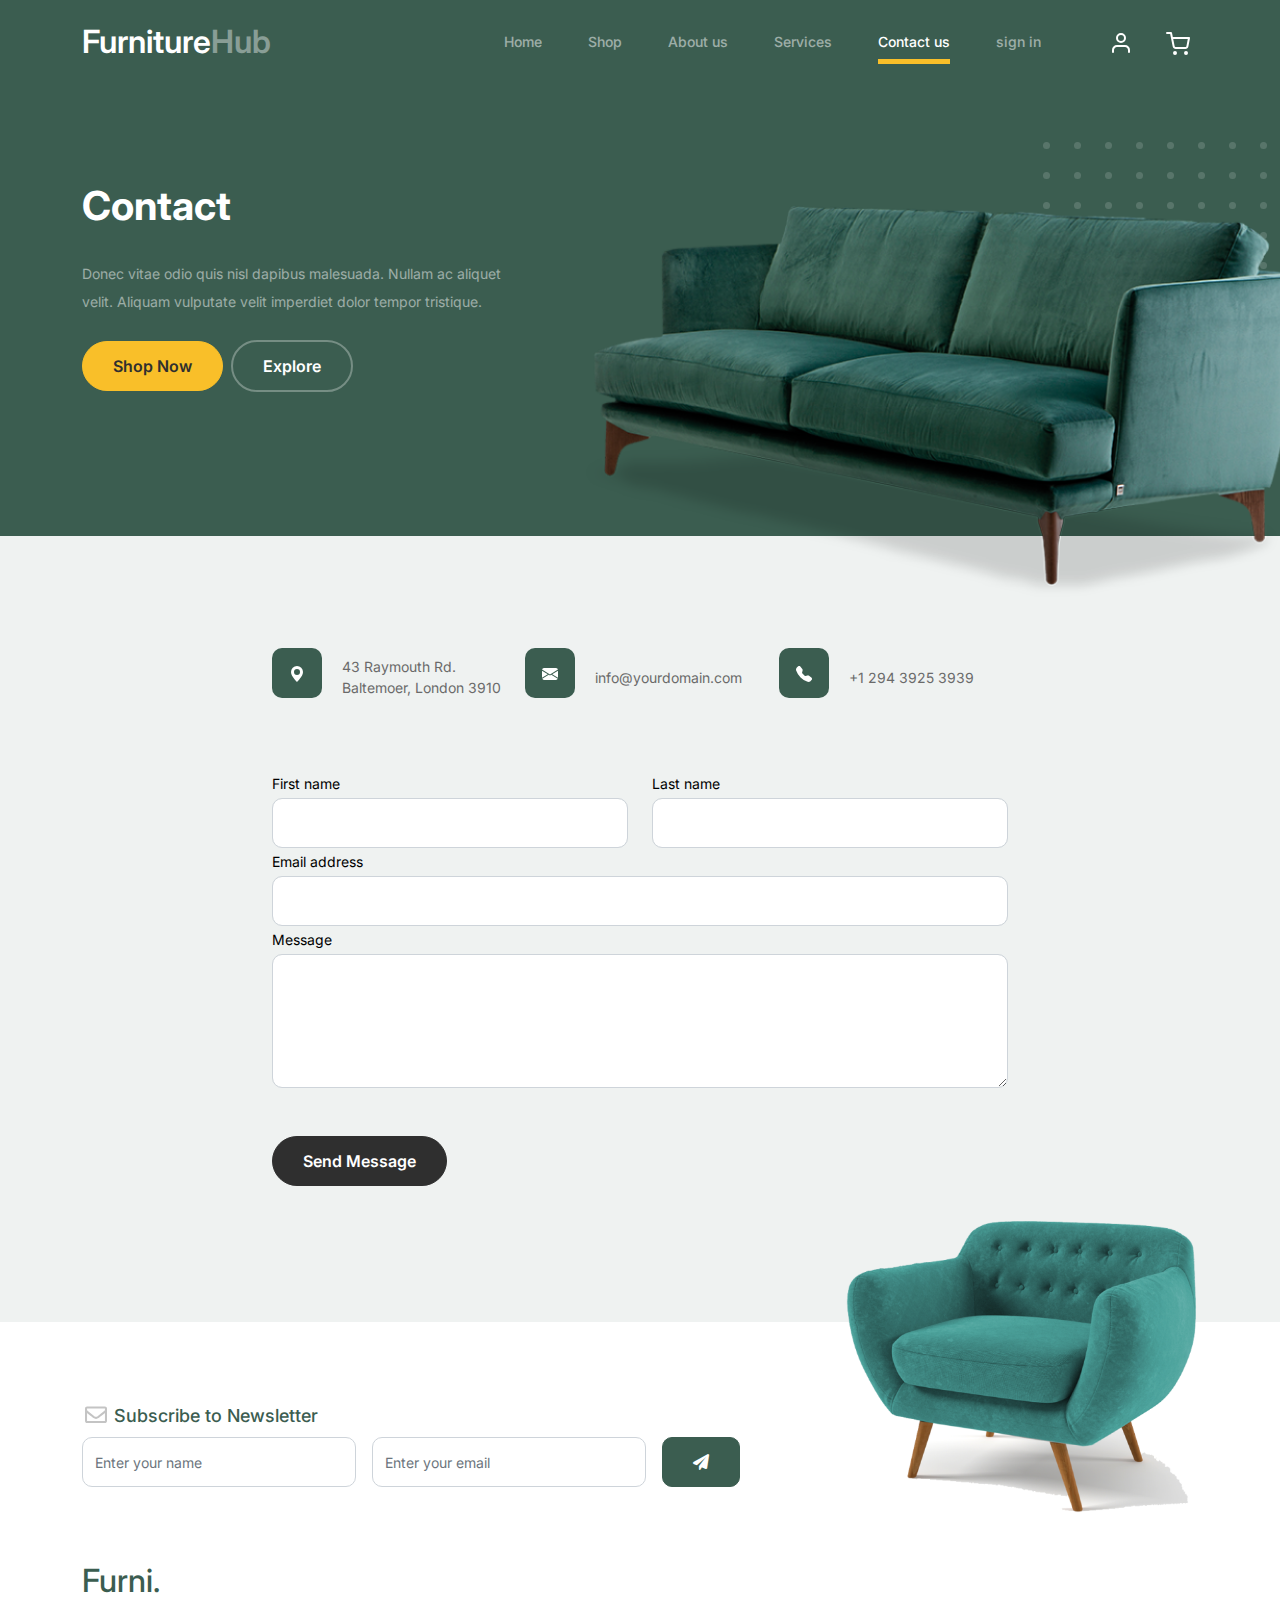
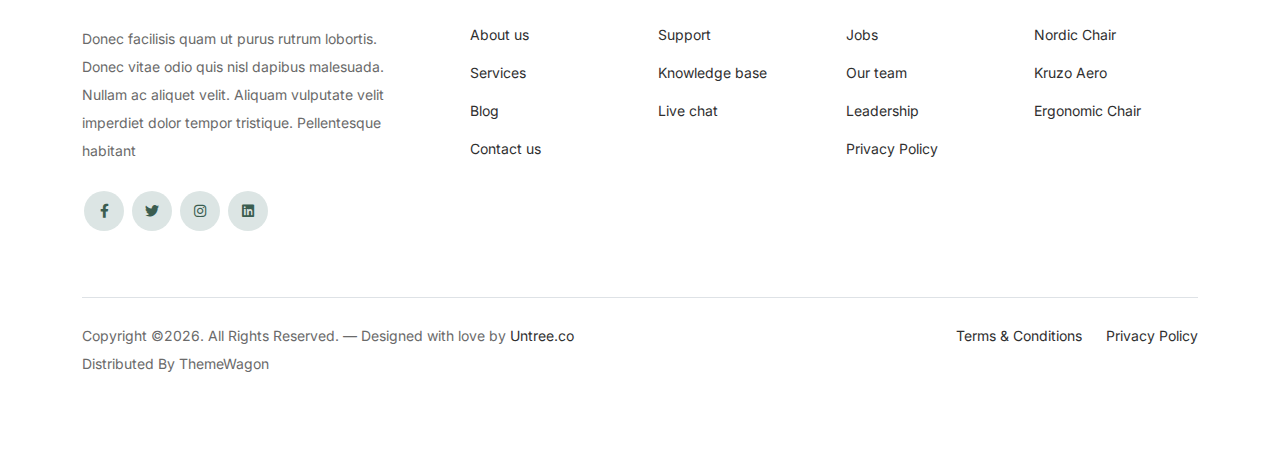
<file: contact.html>
<!-- /*
* Bootstrap 5
* Template Name: Furni
* Template Author: Untree.co
* Template URI: https://untree.co/
* License: https://creativecommons.org/licenses/by/3.0/
*/ -->
<!doctype html>
<html lang="en">
<head>
  <meta charset="utf-8">
  <meta name="viewport" content="width=device-width, initial-scale=1, shrink-to-fit=no">
  <meta name="author" content="Untree.co">
  <link rel="shortcut icon" href="favicon.png">

  <meta name="description" content="" />
  <meta name="keywords" content="bootstrap, bootstrap4" />

		<!-- Bootstrap CSS -->
		<link href="css/bootstrap.min.css" rel="stylesheet">
		<link href="https://cdnjs.cloudflare.com/ajax/libs/font-awesome/6.0.0-beta3/css/all.min.css" rel="stylesheet">
		<link href="css/tiny-slider.css" rel="stylesheet">
		<link href="css/style.css" rel="stylesheet">
		<title>Furniture Hub</title>
	</head>

	<body>

		<!-- Start Header/Navigation -->
		<nav class="custom-navbar navbar navbar navbar-expand-md navbar-dark bg-dark" arial-label="Furni navigation bar">

			<div class="container">
				<a class="navbar-brand" href="index.html">Furniture<span>Hub</span></a>

				<button class="navbar-toggler" type="button" data-bs-toggle="collapse" data-bs-target="#navbarsFurni" aria-controls="navbarsFurni" aria-expanded="false" aria-label="Toggle navigation">
					<span class="navbar-toggler-icon"></span>
				</button>

				<div class="collapse navbar-collapse" id="navbarsFurni">
					<ul class="custom-navbar-nav navbar-nav ms-auto mb-2 mb-md-0">
						<li class="nav-item">
							<a class="nav-link" href="index.html">Home</a>
						</li>
						<li><a class="nav-link" href="shop.html">Shop</a></li>
						<li><a class="nav-link" href="about.html">About us</a></li>
						<li><a class="nav-link" href="services.html">Services</a></li>
						<li class="active"><a class="nav-link" href="contact.html">Contact us</a></li>
						<li><a class="nav-link" href="login.html">sign in</a></li>

					</ul>

					<ul class="custom-navbar-cta navbar-nav mb-2 mb-md-0 ms-5">
						<li><a class="nav-link" href="Accountpage.html"><img src="images/user.svg"></a></li>
						<li><a class="nav-link" href="cart.html"><img src="images/cart.svg"></a></li>
					</ul>
				</div>
			</div>
				
		</nav>
		<!-- End Header/Navigation -->

		<!-- Start Hero Section -->
			<div class="hero">
				<div class="container">
					<div class="row justify-content-between">
						<div class="col-lg-5">
							<div class="intro-excerpt">
								<h1>Contact</h1>
								<p class="mb-4">Donec vitae odio quis nisl dapibus malesuada. Nullam ac aliquet velit. Aliquam vulputate velit imperdiet dolor tempor tristique.</p>
								<p><a href="" class="btn btn-secondary me-2">Shop Now</a><a href="#" class="btn btn-white-outline">Explore</a></p>
							</div>
						</div>
						<div class="col-lg-7">
							<div class="hero-img-wrap">
								<img src="images/couch.png" class="img-fluid">
							</div>
						</div>
					</div>
				</div>
			</div>
		<!-- End Hero Section -->

		
		<!-- Start Contact Form -->
		<div class="untree_co-section">
      <div class="container">

        <div class="block">
          <div class="row justify-content-center">


            <div class="col-md-8 col-lg-8 pb-4">


              <div class="row mb-5">
                <div class="col-lg-4">
                  <div  class="service no-shadow align-items-center link horizontal d-flex active" data-aos="fade-left" data-aos-delay="0">
                    <div class="service-icon color-1 mb-4">
                      <svg xmlns="http://www.w3.org/2000/svg" width="16" height="16" fill="currentColor" class="bi bi-geo-alt-fill" viewBox="0 0 16 16">
                        <path d="M8 16s6-5.686 6-10A6 6 0 0 0 2 6c0 4.314 6 10 6 10zm0-7a3 3 0 1 1 0-6 3 3 0 0 1 0 6z"/>
                      </svg>
                    </div> <!-- /.icon -->
                    <div class="service-contents">
                      <p>43 Raymouth Rd. Baltemoer, London 3910</p>
                    </div> <!-- /.service-contents-->
                  </div> <!-- /.service -->
                </div>

                <div class="col-lg-4">
                  <div  class="service no-shadow align-items-center link horizontal d-flex active" data-aos="fade-left" data-aos-delay="0">
                    <div class="service-icon color-1 mb-4">
                      <svg xmlns="http://www.w3.org/2000/svg" width="16" height="16" fill="currentColor" class="bi bi-envelope-fill" viewBox="0 0 16 16">
                        <path d="M.05 3.555A2 2 0 0 1 2 2h12a2 2 0 0 1 1.95 1.555L8 8.414.05 3.555zM0 4.697v7.104l5.803-3.558L0 4.697zM6.761 8.83l-6.57 4.027A2 2 0 0 0 2 14h12a2 2 0 0 0 1.808-1.144l-6.57-4.027L8 9.586l-1.239-.757zm3.436-.586L16 11.801V4.697l-5.803 3.546z"/>
                      </svg>
                    </div> <!-- /.icon -->
                    <div class="service-contents">
                      <p>info@yourdomain.com</p>
                    </div> <!-- /.service-contents-->
                  </div> <!-- /.service -->
                </div>

                <div class="col-lg-4">
                  <div  class="service no-shadow align-items-center link horizontal d-flex active" data-aos="fade-left" data-aos-delay="0">
                    <div class="service-icon color-1 mb-4">
                      <svg xmlns="http://www.w3.org/2000/svg" width="16" height="16" fill="currentColor" class="bi bi-telephone-fill" viewBox="0 0 16 16">
                        <path fill-rule="evenodd" d="M1.885.511a1.745 1.745 0 0 1 2.61.163L6.29 2.98c.329.423.445.974.315 1.494l-.547 2.19a.678.678 0 0 0 .178.643l2.457 2.457a.678.678 0 0 0 .644.178l2.189-.547a1.745 1.745 0 0 1 1.494.315l2.306 1.794c.829.645.905 1.87.163 2.611l-1.034 1.034c-.74.74-1.846 1.065-2.877.702a18.634 18.634 0 0 1-7.01-4.42 18.634 18.634 0 0 1-4.42-7.009c-.362-1.03-.037-2.137.703-2.877L1.885.511z"/>
                      </svg>
                    </div> <!-- /.icon -->
                    <div class="service-contents">
                      <p>+1 294 3925 3939</p>
                    </div> <!-- /.service-contents-->
                  </div> <!-- /.service -->
                </div>
              </div>

              <form>
                <div class="row">
                  <div class="col-6">
                    <div class="form-group">
                      <label class="text-black" for="fname">First name</label>
                      <input type="text" class="form-control" id="fname">
                    </div>
                  </div>
                  <div class="col-6">
                    <div class="form-group">
                      <label class="text-black" for="lname">Last name</label>
                      <input type="text" class="form-control" id="lname">
                    </div>
                  </div>
                </div>
                <div class="form-group">
                  <label class="text-black" for="email">Email address</label>
                  <input type="email" class="form-control" id="email">
                </div>

                <div class="form-group mb-5">
                  <label class="text-black" for="message">Message</label>
                  <textarea name="" class="form-control" id="message" cols="30" rows="5"></textarea>
                </div>

                <button type="submit" class="btn btn-primary-hover-outline">Send Message</button>
              </form>

            </div>

          </div>

        </div>

      </div>


    </div>
  </div>

  <!-- End Contact Form -->

		

		<!-- Start Footer Section -->
		<footer class="footer-section">
			<div class="container relative">

				<div class="sofa-img">
					<img src="images/sofa.png" alt="Image" class="img-fluid">
				</div>

				<div class="row">
					<div class="col-lg-8">
						<div class="subscription-form">
							<h3 class="d-flex align-items-center"><span class="me-1"><img src="images/envelope-outline.svg" alt="Image" class="img-fluid"></span><span>Subscribe to Newsletter</span></h3>

							<form action="#" class="row g-3">
								<div class="col-auto">
									<input type="text" class="form-control" placeholder="Enter your name">
								</div>
								<div class="col-auto">
									<input type="email" class="form-control" placeholder="Enter your email">
								</div>
								<div class="col-auto">
									<button class="btn btn-primary">
										<span class="fa fa-paper-plane"></span>
									</button>
								</div>
							</form>

						</div>
					</div>
				</div>

				<div class="row g-5 mb-5">
					<div class="col-lg-4">
						<div class="mb-4 footer-logo-wrap"><a href="#" class="footer-logo">Furni<span>.</span></a></div>
						<p class="mb-4">Donec facilisis quam ut purus rutrum lobortis. Donec vitae odio quis nisl dapibus malesuada. Nullam ac aliquet velit. Aliquam vulputate velit imperdiet dolor tempor tristique. Pellentesque habitant</p>

						<ul class="list-unstyled custom-social">
							<li><a href="#"><span class="fa fa-brands fa-facebook-f"></span></a></li>
							<li><a href="#"><span class="fa fa-brands fa-twitter"></span></a></li>
							<li><a href="#"><span class="fa fa-brands fa-instagram"></span></a></li>
							<li><a href="#"><span class="fa fa-brands fa-linkedin"></span></a></li>
						</ul>
					</div>

					<div class="col-lg-8">
						<div class="row links-wrap">
							<div class="col-6 col-sm-6 col-md-3">
								<ul class="list-unstyled">
									<li><a href="#">About us</a></li>
									<li><a href="#">Services</a></li>
									<li><a href="#">Blog</a></li>
									<li><a href="#">Contact us</a></li>
								</ul>
							</div>

							<div class="col-6 col-sm-6 col-md-3">
								<ul class="list-unstyled">
									<li><a href="#">Support</a></li>
									<li><a href="#">Knowledge base</a></li>
									<li><a href="#">Live chat</a></li>
								</ul>
							</div>

							<div class="col-6 col-sm-6 col-md-3">
								<ul class="list-unstyled">
									<li><a href="#">Jobs</a></li>
									<li><a href="#">Our team</a></li>
									<li><a href="#">Leadership</a></li>
									<li><a href="#">Privacy Policy</a></li>
								</ul>
							</div>

							<div class="col-6 col-sm-6 col-md-3">
								<ul class="list-unstyled">
									<li><a href="#">Nordic Chair</a></li>
									<li><a href="#">Kruzo Aero</a></li>
									<li><a href="#">Ergonomic Chair</a></li>
								</ul>
							</div>
						</div>
					</div>

				</div>

				<div class="border-top copyright">
					<div class="row pt-4">
						<div class="col-lg-6">
							<p class="mb-2 text-center text-lg-start">Copyright &copy;<script>document.write(new Date().getFullYear());</script>. All Rights Reserved. &mdash; Designed with love by <a href="https://untree.co">Untree.co</a> Distributed By <a hreff="https://themewagon.com">ThemeWagon</a>  <!-- License information: https://untree.co/license/ -->
            </p>
						</div>

						<div class="col-lg-6 text-center text-lg-end">
							<ul class="list-unstyled d-inline-flex ms-auto">
								<li class="me-4"><a href="#">Terms &amp; Conditions</a></li>
								<li><a href="#">Privacy Policy</a></li>
							</ul>
						</div>

					</div>
				</div>

			</div>
		</footer>
		<!-- End Footer Section -->	


		<script src="js/bootstrap.bundle.min.js"></script>
		<script src="js/tiny-slider.js"></script>
		<script src="js/custom.js"></script>
	</body>

</html>
</file>
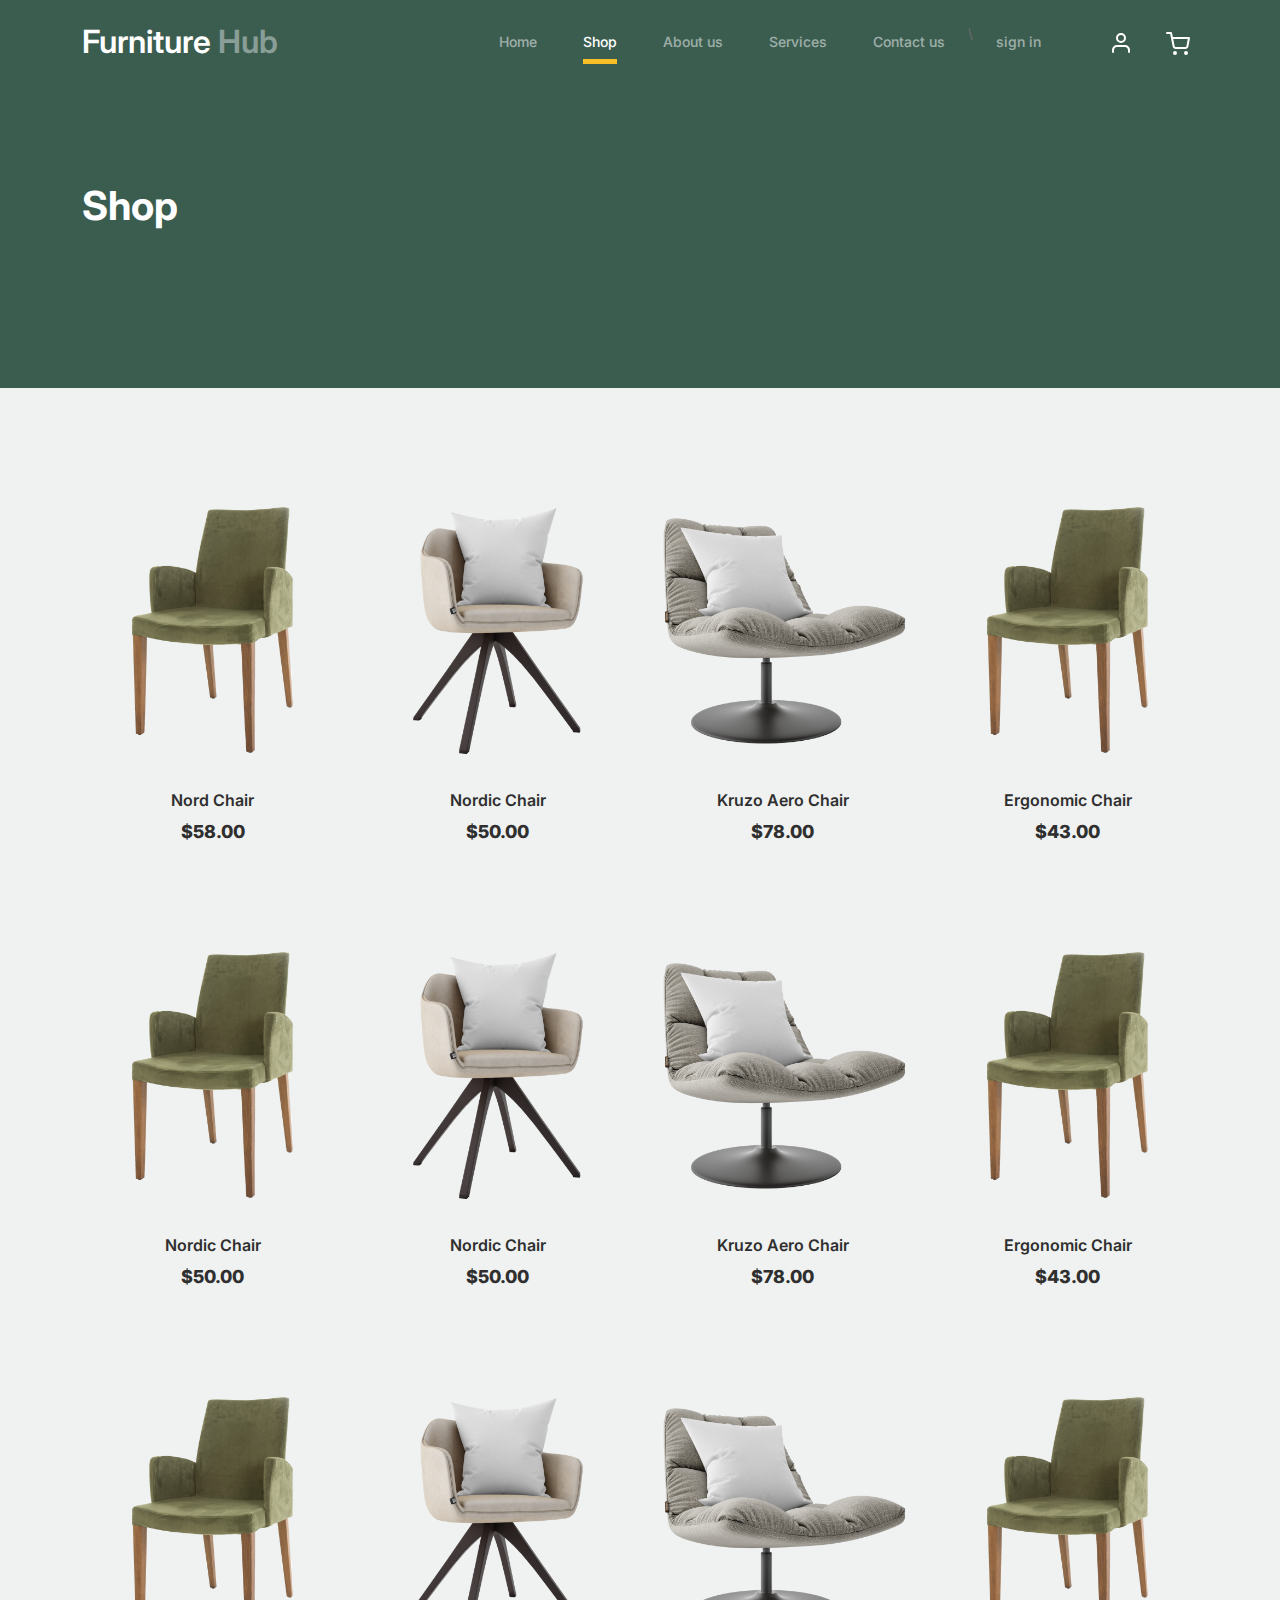
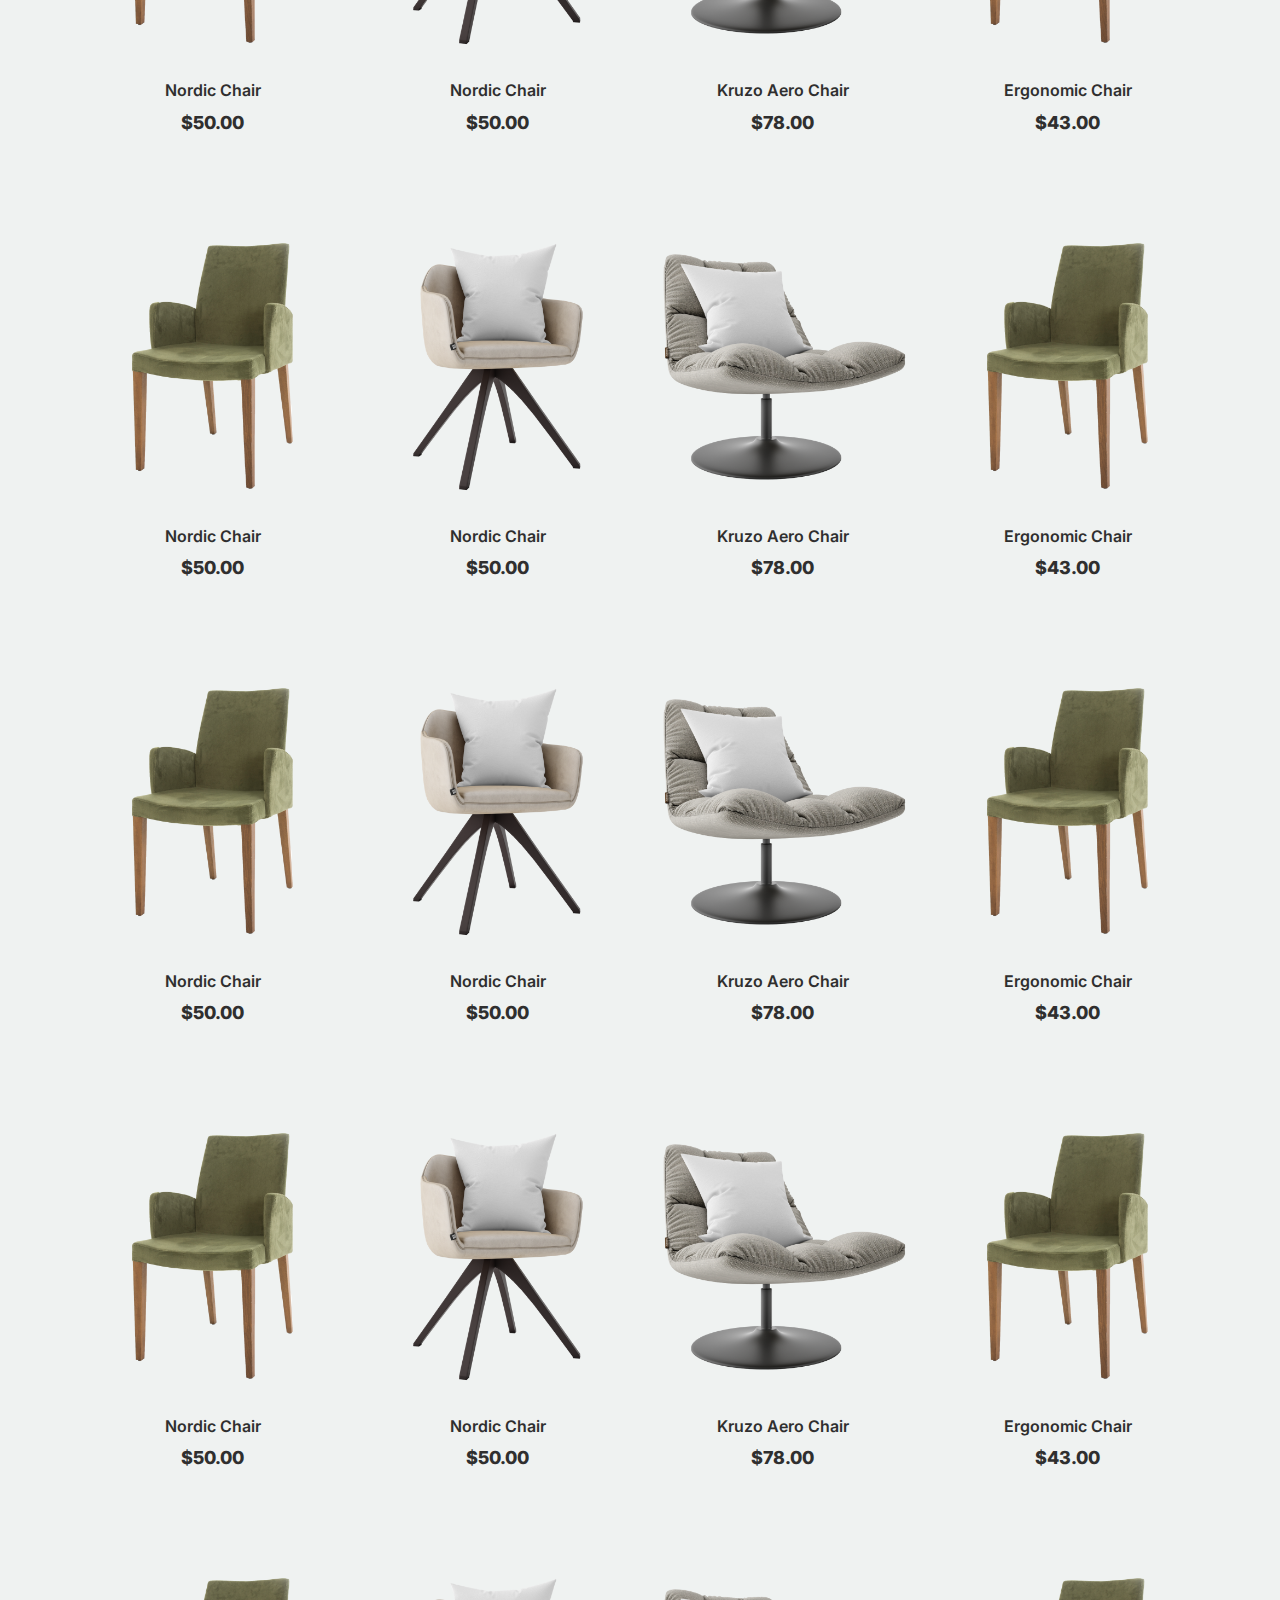
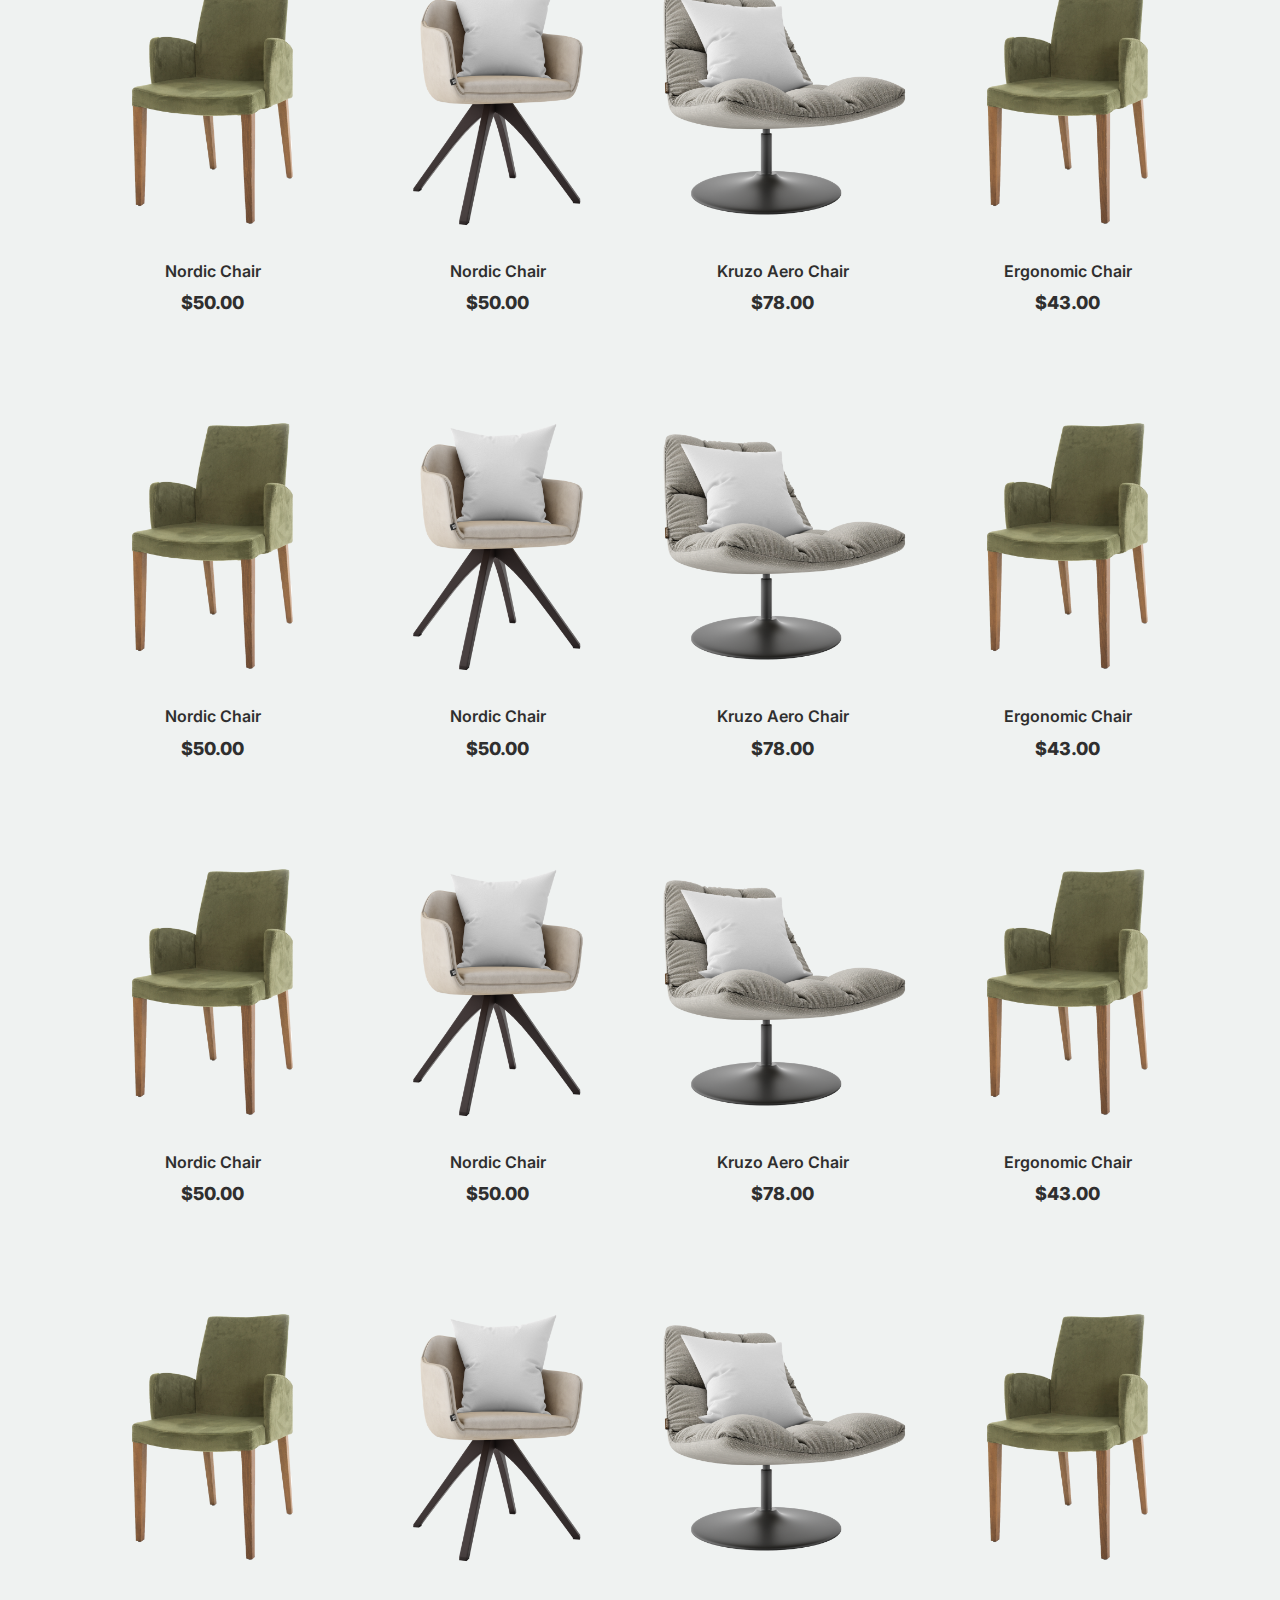
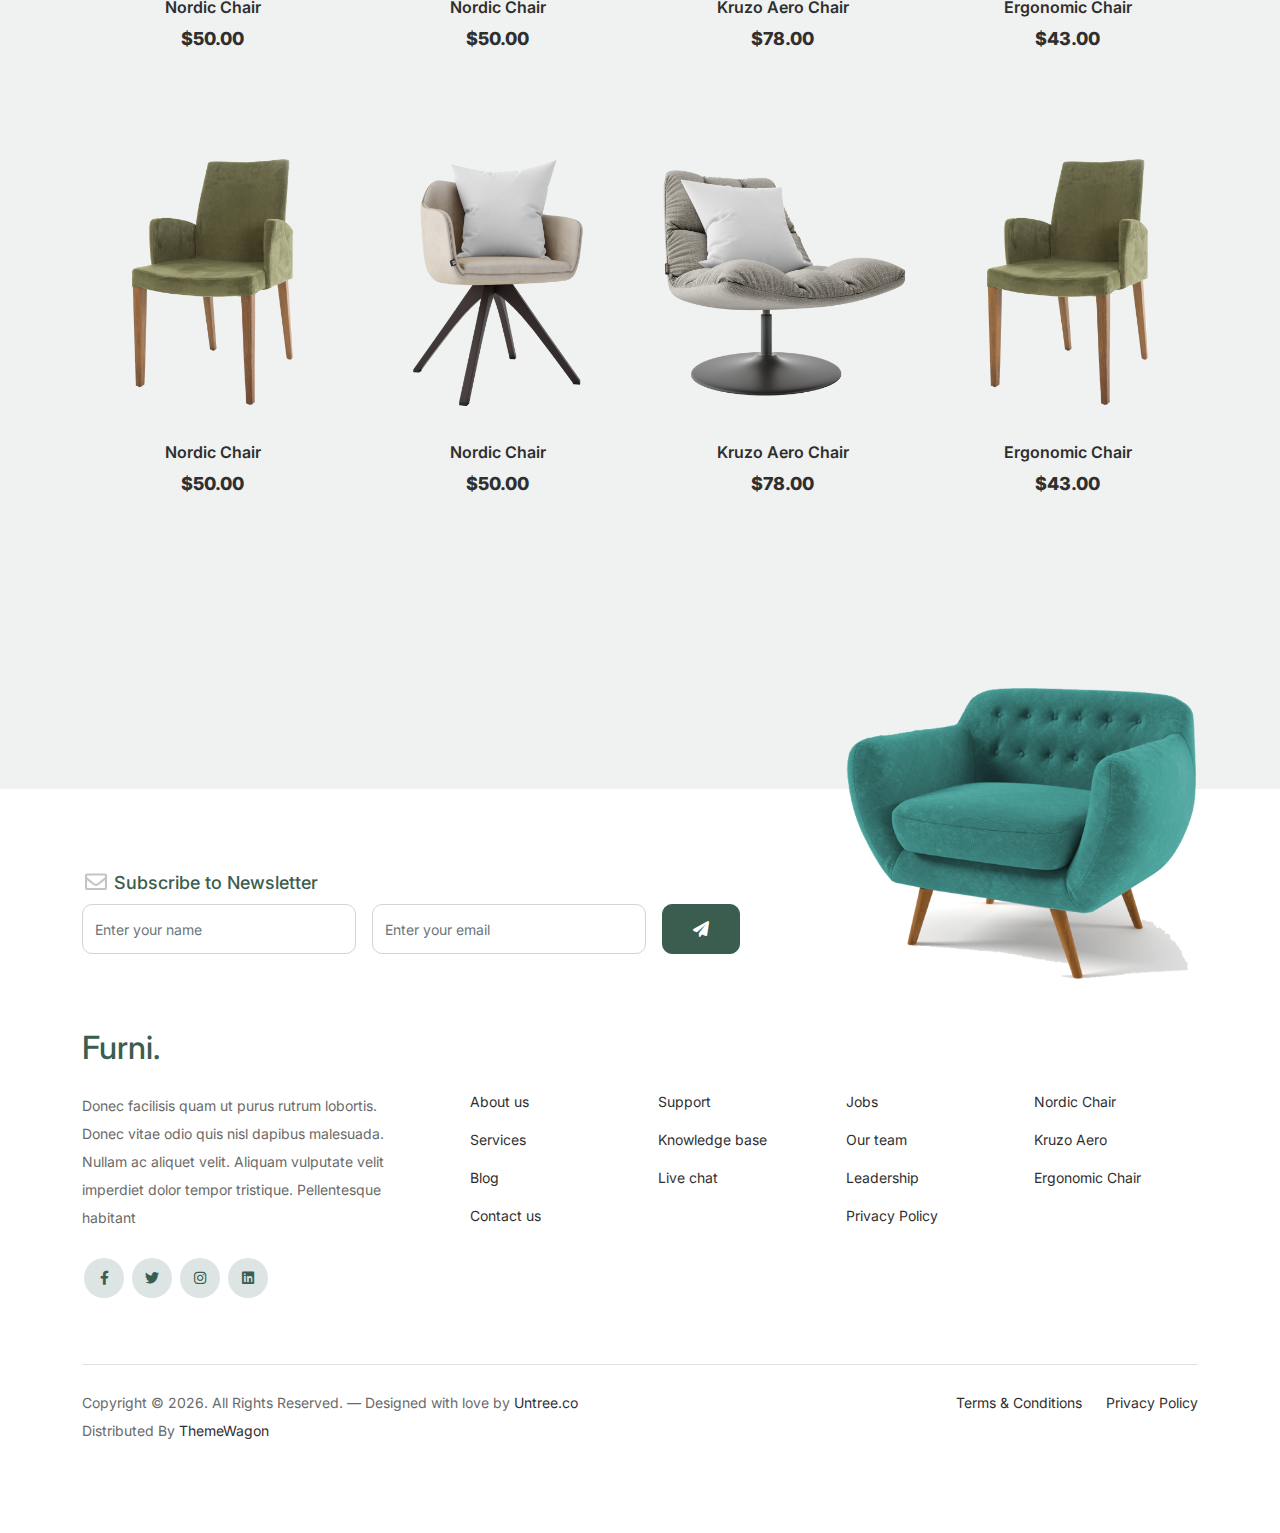
<file: shop.html>
<!-- /*
* Bootstrap 5
* Template Name: Furni
* Template Author: Untree.co
* Template URI: https://untree.co/
* License: https://creativecommons.org/licenses/by/3.0/
*/ -->
<!doctype html>
<html lang="en">

<head>
	<meta charset="utf-8">
	<meta name="viewport" content="width=device-width, initial-scale=1, shrink-to-fit=no">
	<meta name="author" content="Untree.co">
	<link rel="shortcut icon" href="favicon.png">

	<meta name="description" content="" />
	<meta name="keywords" content="bootstrap, bootstrap4" />

	<!-- Bootstrap CSS -->
	<link href="css/bootstrap.min.css" rel="stylesheet">
	<link href="https://cdnjs.cloudflare.com/ajax/libs/font-awesome/6.0.0-beta3/css/all.min.css" rel="stylesheet">
	<link href="css/tiny-slider.css" rel="stylesheet">
	<link href="css/style.css" rel="stylesheet">
	<title>Furniture Hub </title>
</head>

<body>

	<!-- Start Header/Navigation -->
	<nav class="custom-navbar navbar navbar navbar-expand-md navbar-dark bg-dark" arial-label="Furni navigation bar">

		<div class="container">
			<a class="navbar-brand" href="index.html">Furniture <span>Hub</span></a>

			<button class="navbar-toggler" type="button" data-bs-toggle="collapse" data-bs-target="#navbarsFurni"
				aria-controls="navbarsFurni" aria-expanded="false" aria-label="Toggle navigation">
				<span class="navbar-toggler-icon"></span>
			</button>

			<div class="collapse navbar-collapse" id="navbarsFurni">
				<ul class="custom-navbar-nav navbar-nav ms-auto mb-2 mb-md-0">
					<li class="nav-item ">
						<a class="nav-link" href="index.html">Home</a>
					</li>
					<li class="active"><a class="nav-link" href="shop.html">Shop</a></li>
					<li><a class="nav-link" href="about.html">About us</a></li>
					<li><a class="nav-link" href="services.html">Services</a></li>
					<li><a class="nav-link" href="contact.html">Contact us</a></li>\
					<li><a class="nav-link" href="login.html">sign in</a></li>
				</ul>

				<ul class="custom-navbar-cta navbar-nav mb-2 mb-md-0 ms-5">
					<li><a class="nav-link" href="Accountpage.html"><img src="images/user.svg"></a></li>
					<li><a class="nav-link" href="cart.html"><img src="images/cart.svg"></a></li>
				</ul>
			</div>
		</div>

	</nav>
	<!-- End Header/Navigation -->

	<!-- Start Hero Section -->
	<div class="hero">
		<div class="container">
			<div class="row justify-content-between">
				<div class="col-lg-5">
					<div class="intro-excerpt">
						<h1>Shop</h1>
					</div>
				</div>
				<div class="col-lg-7">

				</div>
			</div>
		</div>
	</div>
	<!-- End Hero Section -->

	<div class="modal" id="myModal1">
		<div class="modal-dialog">
		  <div class="modal-content">
	
			<!-- Modal body -->
			<div class="modal-body">
			  product already added !
			</div>
	
			<!-- Modal footer -->
			<div class="modal-footer">
			  <button type="button" class="btn btn-danger" data-bs-dismiss="modal">ok</button>
			</div>
	
		  </div>
		</div>
	  </div>
	  <div class="modal" id="myModal2">
		<div class="modal-dialog">
		  <div class="modal-content">
	
			<!-- Modal body -->
			<div class="modal-body">
			  product added successfully !
			</div>
	
			<!-- Modal footer -->
			<div class="modal-footer">
			  <button type="button" class="btn btn-danger" data-bs-dismiss="modal">ok</button>
			</div>
	
		  </div>
		</div>
	  </div>

	<div class="untree_co-section product-section before-footer-section">
		<div class="container">
			<div class="row">

				<!-- Start Column 1 -->
				<div class="col-12 col-md-4 col-lg-3 mb-5">
					<a class="product-item">
						<img src="images/product-3.png" class="img-fluid product-thumbnail">
						<h3 class="product-title">Nord Chair</h3>
						<strong class="product-price">$58.00</strong>

						<span class="icon-cross">
							<img src="images/cross.svg"  class="add-cart">
						</span>
					</a>
				</div>
				<!-- End Column 1 -->

				<!-- Start Column 2 -->
				<div class="col-12 col-md-4 col-lg-3 mb-5">
					<a class="product-item" >
						<img src="images/product-1.png" class="img-fluid product-thumbnail">
						<h3 class="product-title">Nordic Chair</h3>
						<strong class="product-price">$50.00</strong>

						<span class="icon-cross">
							<img src="images/cross.svg"  class="add-cart">
						</span>
					</a>
				</div>
				<!-- End Column 2 -->

				<!-- Start Column 3 -->
				<div class="col-12 col-md-4 col-lg-3 mb-5">
					<a class="product-item" >
						<img src="images/product-2.png" class="img-fluid product-thumbnail">
						<h3 class="product-title">Kruzo Aero Chair</h3>
						<strong class="product-price">$78.00</strong>

						<span class="icon-cross">
							<img src="images/cross.svg"  class="add-cart">
						</span>
					</a>
				</div>
				<!-- End Column 3 -->

				<!-- Start Column 4 -->
				<div class="col-12 col-md-4 col-lg-3 mb-5">
					<a class="product-item" >
						<img src="images/product-3.png" class="img-fluid product-thumbnail">
						<h3 class="product-title">Ergonomic Chair</h3>
						<strong class="product-price">$43.00</strong>

						<span class="icon-cross">
							<img src="images/cross.svg"  class="add-cart">
						</span>
					</a>
				</div>
				<!-- End Column 4 -->


				<!-- Start Column 1 -->
				<div class="col-12 col-md-4 col-lg-3 mb-5">
					<a class="product-item" >
						<img src="images/product-3.png" class="img-fluid product-thumbnail">
						<h3 class="product-title">Nordic Chair</h3>
						<strong class="product-price">$50.00</strong>

						<span class="icon-cross">
							<img src="images/cross.svg"  class="add-cart">
						</span>
					</a>
				</div>
				<!-- End Column 1 -->

				<!-- Start Column 2 -->
				<div class="col-12 col-md-4 col-lg-3 mb-5">
					<a class="product-item">
						<img src="images/product-1.png" class="img-fluid product-thumbnail">
						<h3 class="product-title">Nordic Chair</h3>
						<strong class="product-price">$50.00</strong>

						<span class="icon-cross">
							<img src="images/cross.svg"  class="add-cart">
						</span>
					</a>
				</div>
				<!-- End Column 2 -->

				<!-- Start Column 3 -->
				<div class="col-12 col-md-4 col-lg-3 mb-5">
					<a class="product-item" >
						<img src="images/product-2.png" class="img-fluid product-thumbnail">
						<h3 class="product-title">Kruzo Aero Chair</h3>
						<strong class="product-price">$78.00</strong>

						<span class="icon-cross">
							<img src="images/cross.svg"  class="add-cart">
						</span>
					</a>
				</div>
				<!-- End Column 3 -->

				<!-- Start Column 4 -->
				<div class="col-12 col-md-4 col-lg-3 mb-5">
					<a class="product-item" >
						<img src="images/product-3.png" class="img-fluid product-thumbnail">
						<h3 class="product-title">Ergonomic Chair</h3>
						<strong class="product-price">$43.00</strong>

						<span class="icon-cross">
							<img src="images/cross.svg"  class="add-cart">
						</span>
					</a>
				</div>
				<!-- End Column 4 -->

				<!-- Start Column 1 -->
				<div class="col-12 col-md-4 col-lg-3 mb-5">
					<a class="product-item" >
						<img src="images/product-3.png" class="img-fluid product-thumbnail">
						<h3 class="product-title">Nordic Chair</h3>
						<strong class="product-price">$50.00</strong>

						<span class="icon-cross">
							<img src="images/cross.svg"  class="add-cart">
						</span>
					</a>
				</div>
				<!-- End Column 1 -->

				<!-- Start Column 2 -->
				<div class="col-12 col-md-4 col-lg-3 mb-5">
					<a class="product-item" >
						<img src="images/product-1.png" class="img-fluid product-thumbnail">
						<h3 class="product-title">Nordic Chair</h3>
						<strong class="product-price">$50.00</strong>

						<span class="icon-cross">
							<img src="images/cross.svg"  class="add-cart">
						</span>
					</a>
				</div>
				<!-- End Column 2 -->

				<!-- Start Column 3 -->
				<div class="col-12 col-md-4 col-lg-3 mb-5">
					<a class="product-item" >
						<img src="images/product-2.png" class="img-fluid product-thumbnail">
						<h3 class="product-title">Kruzo Aero Chair</h3>
						<strong class="product-price">$78.00</strong>

						<span class="icon-cross">
							<img src="images/cross.svg"  class="add-cart">
						</span>
					</a>
				</div>
				<!-- End Column 3 -->

				<!-- Start Column 4 -->
				<div class="col-12 col-md-4 col-lg-3 mb-5">
					<a class="product-item" >
						<img src="images/product-3.png" class="img-fluid product-thumbnail">
						<h3 class="product-title">Ergonomic Chair</h3>
						<strong class="product-price">$43.00</strong>

						<span class="icon-cross">
							<img src="images/cross.svg"  class="add-cart">
						</span>
					</a>
				</div>
				<!-- End Column 4 -->
				<!-- Start Column 1 -->
				<div class="col-12 col-md-4 col-lg-3 mb-5">
					<a class="product-item" >
						<img src="images/product-3.png" class="img-fluid product-thumbnail">
						<h3 class="product-title">Nordic Chair</h3>
						<strong class="product-price">$50.00</strong>

						<span class="icon-cross">
							<img src="images/cross.svg"  class="add-cart">
						</span>
					</a>
				</div>
				<!-- End Column 1 -->

				<!-- Start Column 2 -->
				<div class="col-12 col-md-4 col-lg-3 mb-5">
					<a class="product-item">
						<img src="images/product-1.png" class="img-fluid product-thumbnail">
						<h3 class="product-title">Nordic Chair</h3>
						<strong class="product-price">$50.00</strong>

						<span class="icon-cross">
							<img src="images/cross.svg"  class="add-cart">
						</span>
					</a>
				</div>
				<!-- End Column 2 -->

				<!-- Start Column 3 -->
				<div class="col-12 col-md-4 col-lg-3 mb-5">
					<a class="product-item">
						<img src="images/product-2.png" class="img-fluid product-thumbnail">
						<h3 class="product-title">Kruzo Aero Chair</h3>
						<strong class="product-price">$78.00</strong>

						<span class="icon-cross">
							<img src="images/cross.svg"  class="add-cart">
						</span>
					</a>
				</div>
				<!-- End Column 3 -->

				<!-- Start Column 4 -->
				<div class="col-12 col-md-4 col-lg-3 mb-5">
					<a class="product-item" >
						<img src="images/product-3.png" class="img-fluid product-thumbnail">
						<h3 class="product-title">Ergonomic Chair</h3>
						<strong class="product-price">$43.00</strong>

						<span class="icon-cross">
							<img src="images/cross.svg"  class="add-cart">
						</span>
					</a>
				</div>
				<!-- End Column 4 -->
				<!-- Start Column 1 -->
				<div class="col-12 col-md-4 col-lg-3 mb-5">
					<a class="product-item">
						<img src="images/product-3.png" class="img-fluid product-thumbnail">
						<h3 class="product-title">Nordic Chair</h3>
						<strong class="product-price">$50.00</strong>

						<span class="icon-cross">
							<img src="images/cross.svg"  class="add-cart">
						</span>
					</a>
				</div>
				<!-- End Column 1 -->

				<!-- Start Column 2 -->
				<div class="col-12 col-md-4 col-lg-3 mb-5">
					<a class="product-item" >
						<img src="images/product-1.png" class="img-fluid product-thumbnail">
						<h3 class="product-title">Nordic Chair</h3>
						<strong class="product-price">$50.00</strong>

						<span class="icon-cross">
							<img src="images/cross.svg"  class="add-cart">
						</span>
					</a>
				</div>
				<!-- End Column 2 -->

				<!-- Start Column 3 -->
				<div class="col-12 col-md-4 col-lg-3 mb-5">
					<a class="product-item" >
						<img src="images/product-2.png" class="img-fluid product-thumbnail">
						<h3 class="product-title">Kruzo Aero Chair</h3>
						<strong class="product-price">$78.00</strong>

						<span class="icon-cross">
							<img src="images/cross.svg"  class="add-cart">
						</span>
					</a>
				</div>
				<!-- End Column 3 -->

				<!-- Start Column 4 -->
				<div class="col-12 col-md-4 col-lg-3 mb-5">
					<a class="product-item" >
						<img src="images/product-3.png" class="img-fluid product-thumbnail">
						<h3 class="product-title">Ergonomic Chair</h3>
						<strong class="product-price">$43.00</strong>

						<span class="icon-cross">
							<img src="images/cross.svg"  class="add-cart">
						</span>
					</a>
				</div>
				<!-- End Column 4 -->
				<!-- Start Column 1 -->
				<div class="col-12 col-md-4 col-lg-3 mb-5">
					<a class="product-item">
						<img src="images/product-3.png" class="img-fluid product-thumbnail">
						<h3 class="product-title">Nordic Chair</h3>
						<strong class="product-price">$50.00</strong>

						<span class="icon-cross">
							<img src="images/cross.svg"  class="add-cart">
						</span>
					</a>
				</div>
				<!-- End Column 1 -->

				<!-- Start Column 2 -->
				<div class="col-12 col-md-4 col-lg-3 mb-5">
					<a class="product-item" >
						<img src="images/product-1.png" class="img-fluid product-thumbnail">
						<h3 class="product-title">Nordic Chair</h3>
						<strong class="product-price">$50.00</strong>

						<span class="icon-cross">
							<img src="images/cross.svg"  class="add-cart">
						</span>
					</a>
				</div>
				<!-- End Column 2 -->

				<!-- Start Column 3 -->
				<div class="col-12 col-md-4 col-lg-3 mb-5">
					<a class="product-item" >
						<img src="images/product-2.png" class="img-fluid product-thumbnail">
						<h3 class="product-title">Kruzo Aero Chair</h3>
						<strong class="product-price">$78.00</strong>

						<span class="icon-cross">
							<img src="images/cross.svg"  class="add-cart">
						</span>
					</a>
				</div>
				<!-- End Column 3 -->

				<!-- Start Column 4 -->
				<div class="col-12 col-md-4 col-lg-3 mb-5">
					<a class="product-item">
						<img src="images/product-3.png" class="img-fluid product-thumbnail">
						<h3 class="product-title">Ergonomic Chair</h3>
						<strong class="product-price">$43.00</strong>

						<span class="icon-cross">
							<img src="images/cross.svg"  class="add-cart">
						</span>
					</a>
				</div>
				<!-- End Column 4 -->
				<!-- Start Column 1 -->
				<div class="col-12 col-md-4 col-lg-3 mb-5">
					<a class="product-item" >
						<img src="images/product-3.png" class="img-fluid product-thumbnail">
						<h3 class="product-title">Nordic Chair</h3>
						<strong class="product-price">$50.00</strong>

						<span class="icon-cross">
							<img src="images/cross.svg"  class="add-cart">
						</span>
					</a>
				</div>
				<!-- End Column 1 -->

				<!-- Start Column 2 -->
				<div class="col-12 col-md-4 col-lg-3 mb-5">
					<a class="product-item">
						<img src="images/product-1.png" class="img-fluid product-thumbnail">
						<h3 class="product-title">Nordic Chair</h3>
						<strong class="product-price">$50.00</strong>

						<span class="icon-cross">
							<img src="images/cross.svg"  class="add-cart">
						</span>
					</a>
				</div>
				<!-- End Column 2 -->

				<!-- Start Column 3 -->
				<div class="col-12 col-md-4 col-lg-3 mb-5">
					<a class="product-item">
						<img src="images/product-2.png" class="img-fluid product-thumbnail">
						<h3 class="product-title">Kruzo Aero Chair</h3>
						<strong class="product-price">$78.00</strong>

						<span class="icon-cross">
							<img src="images/cross.svg"  class="add-cart">
						</span>
					</a>
				</div>
				<!-- End Column 3 -->

				<!-- Start Column 4 -->
				<div class="col-12 col-md-4 col-lg-3 mb-5">
					<a class="product-item" >
						<img src="images/product-3.png" class="img-fluid product-thumbnail">
						<h3 class="product-title">Ergonomic Chair</h3>
						<strong class="product-price">$43.00</strong>

						<span class="icon-cross">
							<img src="images/cross.svg"  class="add-cart">
						</span>
					</a>
				</div>
				<!-- End Column 4 -->
				<!-- Start Column 1 -->
				<div class="col-12 col-md-4 col-lg-3 mb-5">
					<a class="product-item" >
						<img src="images/product-3.png" class="img-fluid product-thumbnail">
						<h3 class="product-title">Nordic Chair</h3>
						<strong class="product-price">$50.00</strong>

						<span class="icon-cross">
							<img src="images/cross.svg"  class="add-cart">
						</span>
					</a>
				</div>
				<!-- End Column 1 -->

				<!-- Start Column 2 -->
				<div class="col-12 col-md-4 col-lg-3 mb-5">
					<a class="product-item" >
						<img src="images/product-1.png" class="img-fluid product-thumbnail">
						<h3 class="product-title">Nordic Chair</h3>
						<strong class="product-price">$50.00</strong>

						<span class="icon-cross">
							<img src="images/cross.svg"  class="add-cart">
						</span>
					</a>
				</div>
				<!-- End Column 2 -->

				<!-- Start Column 3 -->
				<div class="col-12 col-md-4 col-lg-3 mb-5">
					<a class="product-item" >
						<img src="images/product-2.png" class="img-fluid product-thumbnail">
						<h3 class="product-title">Kruzo Aero Chair</h3>
						<strong class="product-price">$78.00</strong>

						<span class="icon-cross">
							<img src="images/cross.svg"  class="add-cart">
						</span>
					</a>
				</div>
				<!-- End Column 3 -->

				<!-- Start Column 4 -->
				<div class="col-12 col-md-4 col-lg-3 mb-5">
					<a class="product-item">
						<img src="images/product-3.png" class="img-fluid product-thumbnail">
						<h3 class="product-title">Ergonomic Chair</h3>
						<strong class="product-price">$43.00</strong>

						<span class="icon-cross">
							<img src="images/cross.svg"  class="add-cart">
						</span>
					</a>
				</div>
				<!-- End Column 4 -->
				<!-- Start Column 1 -->
				<div class="col-12 col-md-4 col-lg-3 mb-5">
					<a class="product-item" >
						<img src="images/product-3.png" class="img-fluid product-thumbnail">
						<h3 class="product-title">Nordic Chair</h3>
						<strong class="product-price">$50.00</strong>

						<span class="icon-cross">
							<img src="images/cross.svg"  class="add-cart">
						</span>
					</a>
				</div>
				<!-- End Column 1 -->

				<!-- Start Column 2 -->
				<div class="col-12 col-md-4 col-lg-3 mb-5">
					<a class="product-item">
						<img src="images/product-1.png" class="img-fluid product-thumbnail">
						<h3 class="product-title">Nordic Chair</h3>
						<strong class="product-price">$50.00</strong>

						<span class="icon-cross">
							<img src="images/cross.svg"  class="add-cart">
						</span>
					</a>
				</div>
				<!-- End Column 2 -->

				<!-- Start Column 3 -->
				<div class="col-12 col-md-4 col-lg-3 mb-5">
					<a class="product-item" >
						<img src="images/product-2.png" class="img-fluid product-thumbnail">
						<h3 class="product-title">Kruzo Aero Chair</h3>
						<strong class="product-price">$78.00</strong>

						<span class="icon-cross">
							<img src="images/cross.svg"  class="add-cart">
						</span>
					</a>
				</div>
				<!-- End Column 3 -->

				<!-- Start Column 4 -->
				<div class="col-12 col-md-4 col-lg-3 mb-5">
					<a class="product-item" >
						<img src="images/product-3.png" class="img-fluid product-thumbnail">
						<h3 class="product-title">Ergonomic Chair</h3>
						<strong class="product-price">$43.00</strong>

						<span class="icon-cross">
							<img src="images/cross.svg"  class="add-cart">
						</span>
					</a>
				</div>
				<!-- End Column 4 -->
				<!-- Start Column 1 -->
				<div class="col-12 col-md-4 col-lg-3 mb-5">
					<a class="product-item" >
						<img src="images/product-3.png" class="img-fluid product-thumbnail">
						<h3 class="product-title">Nordic Chair</h3>
						<strong class="product-price">$50.00</strong>

						<span class="icon-cross">
							<img src="images/cross.svg"  class="add-cart">
						</span>
					</a>
				</div>
				<!-- End Column 1 -->

				<!-- Start Column 2 -->
				<div class="col-12 col-md-4 col-lg-3 mb-5">
					<a class="product-item">
						<img src="images/product-1.png" class="img-fluid product-thumbnail">
						<h3 class="product-title">Nordic Chair</h3>
						<strong class="product-price">$50.00</strong>

						<span class="icon-cross">
							<img src="images/cross.svg"  class="add-cart">
						</span>
					</a>
				</div>
				<!-- End Column 2 -->

				<!-- Start Column 3 -->
				<div class="col-12 col-md-4 col-lg-3 mb-5">
					<a class="product-item">
						<img src="images/product-2.png" class="img-fluid product-thumbnail">
						<h3 class="product-title">Kruzo Aero Chair</h3>
						<strong class="product-price">$78.00</strong>

						<span class="icon-cross">
							<img src="images/cross.svg"  class="add-cart">
						</span>
					</a>
				</div>
				<!-- End Column 3 -->

				<!-- Start Column 4 -->
				<div class="col-12 col-md-4 col-lg-3 mb-5">
					<a class="product-item">
						<img src="images/product-3.png" class="img-fluid product-thumbnail">
						<h3 class="product-title">Ergonomic Chair</h3>
						<strong class="product-price">$43.00</strong>

						<span class="icon-cross">
							<img src="images/cross.svg"  class="add-cart">
						</span>
					</a>
				</div>
				<!-- End Column 4 -->
				<!-- Start Column 1 -->
				<div class="col-12 col-md-4 col-lg-3 mb-5">
					<a class="product-item" >
						<img src="images/product-3.png" class="img-fluid product-thumbnail">
						<h3 class="product-title">Nordic Chair</h3>
						<strong class="product-price">$50.00</strong>

						<span class="icon-cross">
							<img src="images/cross.svg"  class="add-cart">
						</span>
					</a>
				</div>
				<!-- End Column 1 -->

				<!-- Start Column 2 -->
				<div class="col-12 col-md-4 col-lg-3 mb-5">
					<a class="product-item">
						<img src="images/product-1.png" class="img-fluid product-thumbnail">
						<h3 class="product-title">Nordic Chair</h3>
						<strong class="product-price">$50.00</strong>

						<span class="icon-cross">
							<img src="images/cross.svg"  class="add-cart">
						</span>
					</a>
				</div>
				<!-- End Column 2 -->

				<!-- Start Column 3 -->
				<div class="col-12 col-md-4 col-lg-3 mb-5">
					<a class="product-item" >
						<img src="images/product-2.png" class="img-fluid product-thumbnail">
						<h3 class="product-title">Kruzo Aero Chair</h3>
						<strong class="product-price">$78.00</strong>

						<span class="icon-cross">
							<img src="images/cross.svg" class="add-cart">
						</span>
					</a>
				</div>
				<!-- End Column 3 -->

				<!-- Start Column 4 -->
				<div class="col-12 col-md-4 col-lg-3 mb-5">
					<a class="product-item" >
						<img src="images/product-3.png" class="img-fluid product-thumbnail">
						<h3 class="product-title">Ergonomic Chair</h3>
						<strong class="product-price">$43.00</strong>

						<span class="icon-cross">
							<img src="images/cross.svg" class="add-cart">
						</span>
					</a>
				</div>
				<!-- End Column 4 -->

			</div>
		</div>
	</div>


	<!-- Start Footer Section -->
	<footer class="footer-section">
		<div class="container relative">

			<div class="sofa-img">
				<img src="images/sofa.png" alt="Image" class="img-fluid">
			</div>

			<div class="row">
				<div class="col-lg-8">
					<div class="subscription-form">
						<h3 class="d-flex align-items-center"><span class="me-1"><img src="images/envelope-outline.svg"
									alt="Image" class="img-fluid"></span><span>Subscribe to Newsletter</span></h3>

						<form action="#" class="row g-3">
							<div class="col-auto">
								<input type="text" class="form-control" placeholder="Enter your name">
							</div>
							<div class="col-auto">
								<input type="email" class="form-control" placeholder="Enter your email">
							</div>
							<div class="col-auto">
								<button class="btn btn-primary">
									<span class="fa fa-paper-plane"></span>
								</button>
							</div>
						</form>

					</div>
				</div>
			</div>

			<div class="row g-5 mb-5">
				<div class="col-lg-4">
					<div class="mb-4 footer-logo-wrap"><a href="#" class="footer-logo">Furni<span>.</span></a></div>
					<p class="mb-4">Donec facilisis quam ut purus rutrum lobortis. Donec vitae odio quis nisl dapibus
						malesuada. Nullam ac aliquet velit. Aliquam vulputate velit imperdiet dolor tempor tristique.
						Pellentesque habitant</p>

					<ul class="list-unstyled custom-social">
						<li><a href="#"><span class="fa fa-brands fa-facebook-f"></span></a></li>
						<li><a href="#"><span class="fa fa-brands fa-twitter"></span></a></li>
						<li><a href="#"><span class="fa fa-brands fa-instagram"></span></a></li>
						<li><a href="#"><span class="fa fa-brands fa-linkedin"></span></a></li>
					</ul>
				</div>

				<div class="col-lg-8">
					<div class="row links-wrap">
						<div class="col-6 col-sm-6 col-md-3">
							<ul class="list-unstyled">
								<li><a href="#">About us</a></li>
								<li><a href="#">Services</a></li>
								<li><a href="#">Blog</a></li>
								<li><a href="#">Contact us</a></li>
							</ul>
						</div>

						<div class="col-6 col-sm-6 col-md-3">
							<ul class="list-unstyled">
								<li><a href="#">Support</a></li>
								<li><a href="#">Knowledge base</a></li>
								<li><a href="#">Live chat</a></li>
							</ul>
						</div>

						<div class="col-6 col-sm-6 col-md-3">
							<ul class="list-unstyled">
								<li><a href="#">Jobs</a></li>
								<li><a href="#">Our team</a></li>
								<li><a href="#">Leadership</a></li>
								<li><a href="#">Privacy Policy</a></li>
							</ul>
						</div>

						<div class="col-6 col-sm-6 col-md-3">
							<ul class="list-unstyled">
								<li><a href="#">Nordic Chair</a></li>
								<li><a href="#">Kruzo Aero</a></li>
								<li><a href="#">Ergonomic Chair</a></li>
							</ul>
						</div>
					</div>
				</div>

			</div>

			<div class="border-top copyright">
				<div class="row pt-4">
					<div class="col-lg-6">
						<p class="mb-2 text-center text-lg-start">Copyright &copy;
							<script>document.write(new Date().getFullYear());</script>. All Rights Reserved. &mdash;
							Designed with love by <a href="https://untree.co">Untree.co</a> Distributed By <a
								href="https://themewagon.com">ThemeWagon</a>
							<!-- License information: https://untree.co/license/ -->
						</p>
					</div>

					<div class="col-lg-6 text-center text-lg-end">
						<ul class="list-unstyled d-inline-flex ms-auto">
							<li class="me-4"><a href="#">Terms &amp; Conditions</a></li>
							<li><a href="#">Privacy Policy</a></li>
						</ul>
					</div>

				</div>
			</div>

		</div>
	</footer>
	<!-- End Footer Section -->


	<script src="js/bootstrap.bundle.min.js"></script>
	<script src="js/tiny-slider.js"></script>
	<script src="js/custom.js"></script>
</body>

</html>
</file>
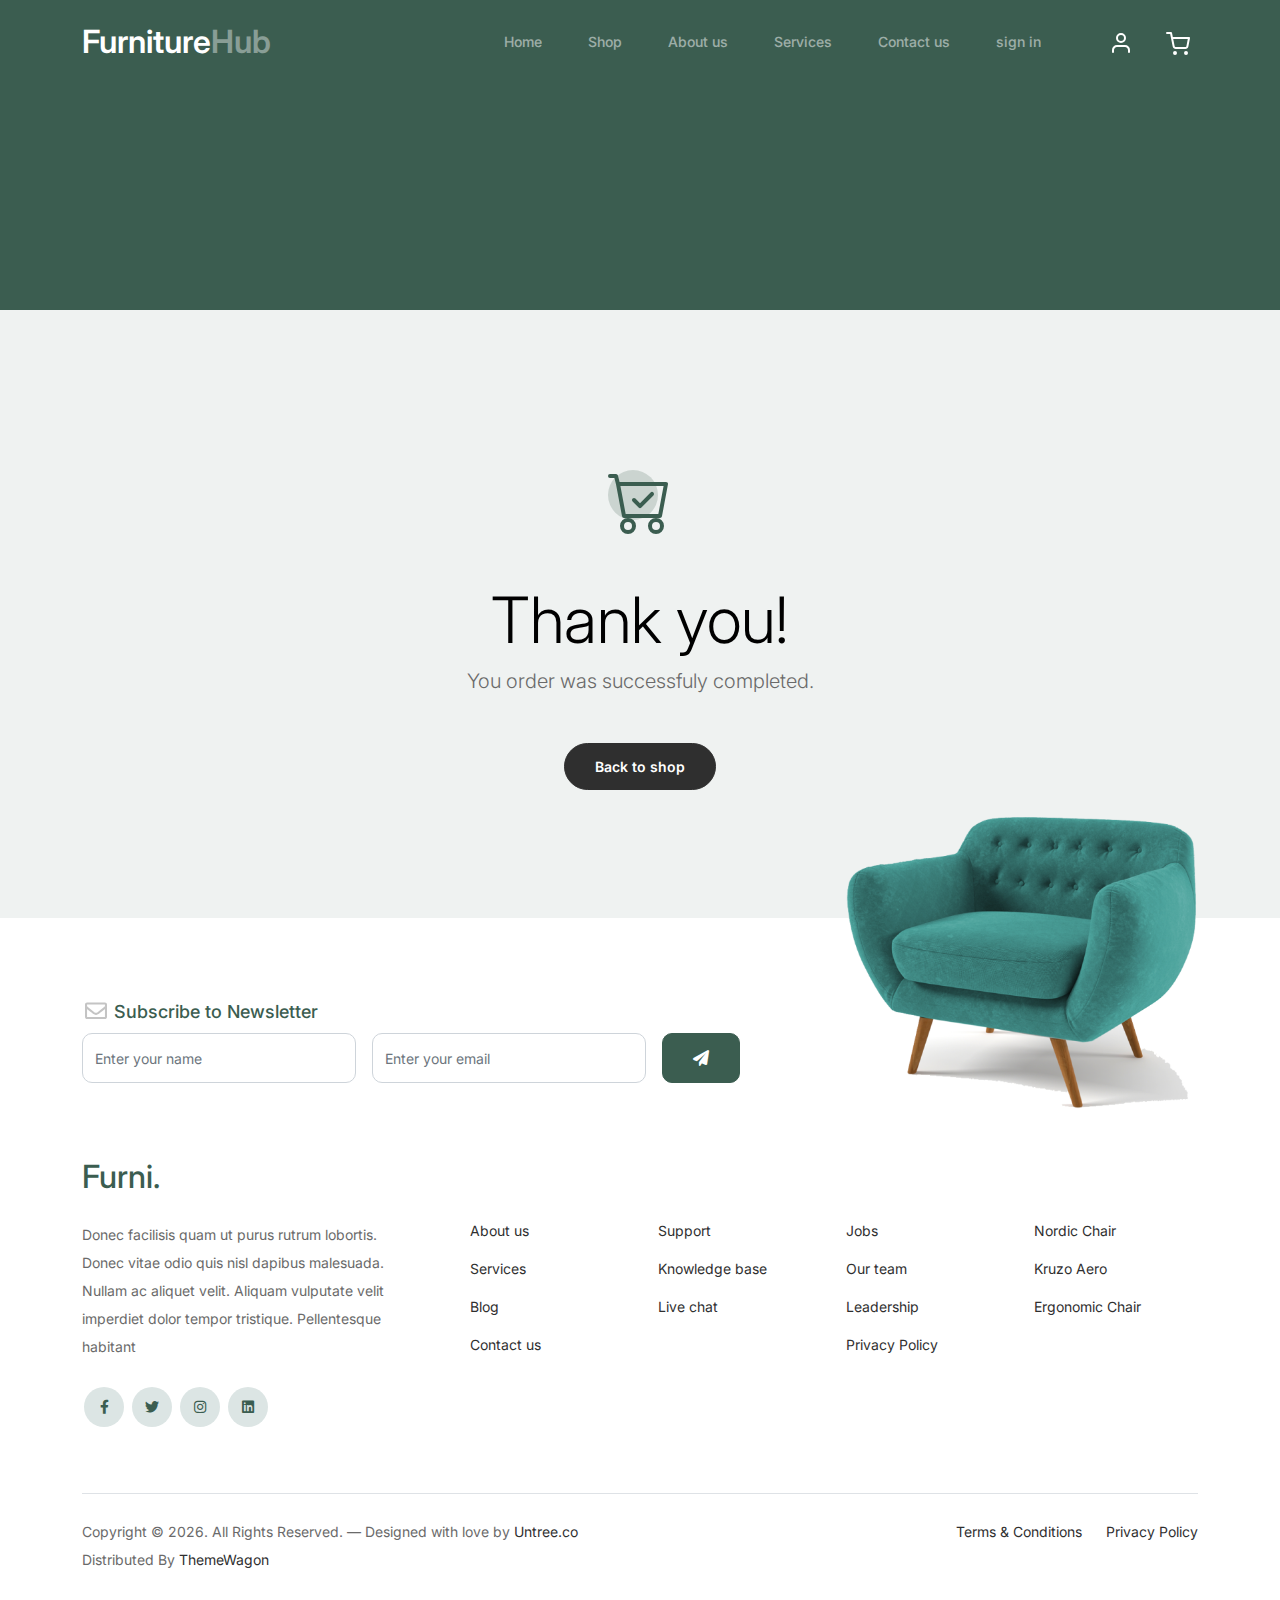
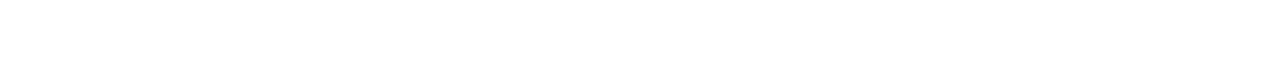
<file: thankyou.html>
<!-- /*
* Bootstrap 5
* Template Name: Furni
* Template Author: Untree.co
* Template URI: https://untree.co/
* License: https://creativecommons.org/licenses/by/3.0/
*/ -->
<!doctype html>
<html lang="en">

<head>
	<meta charset="utf-8">
	<meta name="viewport" content="width=device-width, initial-scale=1, shrink-to-fit=no">
	<meta name="author" content="Untree.co">
	<link rel="shortcut icon" href="favicon.png">

	<meta name="description" content="" />
	<meta name="keywords" content="bootstrap, bootstrap4" />

	<!-- Bootstrap CSS -->
	<link href="css/bootstrap.min.css" rel="stylesheet">
	<link href="https://cdnjs.cloudflare.com/ajax/libs/font-awesome/6.0.0-beta3/css/all.min.css" rel="stylesheet">
	<link href="css/tiny-slider.css" rel="stylesheet">
	<link href="css/style.css" rel="stylesheet">
	<title>Furniture Hub</title>
</head>

<body>

	<!-- Start Header/Navigation -->
	<nav class="custom-navbar navbar navbar navbar-expand-md navbar-dark bg-dark" arial-label="Furni navigation bar">

		<div class="container">
			<a class="navbar-brand" href="index.html">Furniture<span>Hub</span></a>

			<button class="navbar-toggler" type="button" data-bs-toggle="collapse" data-bs-target="#navbarsFurni"
				aria-controls="navbarsFurni" aria-expanded="false" aria-label="Toggle navigation">
				<span class="navbar-toggler-icon"></span>
			</button>

			<div class="collapse navbar-collapse" id="navbarsFurni">
				<ul class="custom-navbar-nav navbar-nav ms-auto mb-2 mb-md-0">
					<li class="nav-item ">
						<a class="nav-link" href="index.html">Home</a>
					</li>
					<li><a class="nav-link" href="shop.html">Shop</a></li>
					<li><a class="nav-link" href="about.html">About us</a></li>
					<li><a class="nav-link" href="services.html">Services</a></li>
					<li><a class="nav-link" href="contact.html">Contact us</a></li>
					<li><a class="nav-link" href="login.html">sign in</a></li>
				</ul>

				<ul class="custom-navbar-cta navbar-nav mb-2 mb-md-0 ms-5">
					<li><a class="nav-link" href="Accountpage.html"><img src="images/user.svg"></a></li>
					<li><a class="nav-link" href="cart.html"><img src="images/cart.svg"></a></li>
				</ul>
			</div>
		</div>

	</nav>
	<!-- End Header/Navigation -->

	<!-- Start Hero Section -->
	<div class="hero">
		<div class="container">
			<!-- <div class="row justify-content-between">
				<div class="col-lg-5">
					<div class="intro-excerpt">
						<h1>Back to shop</h1>
						<button class="btn btn-warning">shop now</button>
					</div>
				</div>
				<div class="col-lg-7">

				</div>
			</div> -->
		</div>
	</div>
	<!-- End Hero Section -->



	<div class="untree_co-section">
		<div class="container">
			<div class="row">
				<div class="col-md-12 text-center pt-5">
					<span class="display-3 thankyou-icon text-primary">
						<svg width="1em" height="1em" viewBox="0 0 16 16" class="bi bi-cart-check mb-5"
							fill="currentColor" xmlns="http://www.w3.org/2000/svg">
							<path fill-rule="evenodd"
								d="M11.354 5.646a.5.5 0 0 1 0 .708l-3 3a.5.5 0 0 1-.708 0l-1.5-1.5a.5.5 0 1 1 .708-.708L8 8.293l2.646-2.647a.5.5 0 0 1 .708 0z" />
							<path fill-rule="evenodd"
								d="M0 1.5A.5.5 0 0 1 .5 1H2a.5.5 0 0 1 .485.379L2.89 3H14.5a.5.5 0 0 1 .491.592l-1.5 8A.5.5 0 0 1 13 12H4a.5.5 0 0 1-.491-.408L2.01 3.607 1.61 2H.5a.5.5 0 0 1-.5-.5zM3.102 4l1.313 7h8.17l1.313-7H3.102zM5 12a2 2 0 1 0 0 4 2 2 0 0 0 0-4zm7 0a2 2 0 1 0 0 4 2 2 0 0 0 0-4zm-7 1a1 1 0 1 0 0 2 1 1 0 0 0 0-2zm7 0a1 1 0 1 0 0 2 1 1 0 0 0 0-2z" />
						</svg>
					</span>
					<h2 class="display-3 text-black">Thank you!</h2>
					<p class="lead mb-5">You order was successfuly completed.</p>
					<p><a href="shop.html" class="btn btn-sm btn-outline-black">Back to shop</a></p>
				</div>
			</div>
		</div>
	</div>

	<!-- Start Footer Section -->
	<footer class="footer-section">
		<div class="container relative">

			<div class="sofa-img">
				<img src="images/sofa.png" alt="Image" class="img-fluid">
			</div>

			<div class="row">
				<div class="col-lg-8">
					<div class="subscription-form">
						<h3 class="d-flex align-items-center"><span class="me-1"><img src="images/envelope-outline.svg"
									alt="Image" class="img-fluid"></span><span>Subscribe to Newsletter</span></h3>

						<form action="#" class="row g-3">
							<div class="col-auto">
								<input type="text" class="form-control" placeholder="Enter your name">
							</div>
							<div class="col-auto">
								<input type="email" class="form-control" placeholder="Enter your email">
							</div>
							<div class="col-auto">
								<button class="btn btn-primary">
									<span class="fa fa-paper-plane"></span>
								</button>
							</div>
						</form>

					</div>
				</div>
			</div>

			<div class="row g-5 mb-5">
				<div class="col-lg-4">
					<div class="mb-4 footer-logo-wrap"><a href="#" class="footer-logo">Furni<span>.</span></a></div>
					<p class="mb-4">Donec facilisis quam ut purus rutrum lobortis. Donec vitae odio quis nisl dapibus
						malesuada. Nullam ac aliquet velit. Aliquam vulputate velit imperdiet dolor tempor tristique.
						Pellentesque habitant</p>

					<ul class="list-unstyled custom-social">
						<li><a href="#"><span class="fa fa-brands fa-facebook-f"></span></a></li>
						<li><a href="#"><span class="fa fa-brands fa-twitter"></span></a></li>
						<li><a href="#"><span class="fa fa-brands fa-instagram"></span></a></li>
						<li><a href="#"><span class="fa fa-brands fa-linkedin"></span></a></li>
					</ul>
				</div>

				<div class="col-lg-8">
					<div class="row links-wrap">
						<div class="col-6 col-sm-6 col-md-3">
							<ul class="list-unstyled">
								<li><a href="#">About us</a></li>
								<li><a href="#">Services</a></li>
								<li><a href="#">Blog</a></li>
								<li><a href="#">Contact us</a></li>
							</ul>
						</div>

						<div class="col-6 col-sm-6 col-md-3">
							<ul class="list-unstyled">
								<li><a href="#">Support</a></li>
								<li><a href="#">Knowledge base</a></li>
								<li><a href="#">Live chat</a></li>
							</ul>
						</div>

						<div class="col-6 col-sm-6 col-md-3">
							<ul class="list-unstyled">
								<li><a href="#">Jobs</a></li>
								<li><a href="#">Our team</a></li>
								<li><a href="#">Leadership</a></li>
								<li><a href="#">Privacy Policy</a></li>
							</ul>
						</div>

						<div class="col-6 col-sm-6 col-md-3">
							<ul class="list-unstyled">
								<li><a href="#">Nordic Chair</a></li>
								<li><a href="#">Kruzo Aero</a></li>
								<li><a href="#">Ergonomic Chair</a></li>
							</ul>
						</div>
					</div>
				</div>

			</div>

			<div class="border-top copyright">
				<div class="row pt-4">
					<div class="col-lg-6">
						<p class="mb-2 text-center text-lg-start">Copyright &copy;
							<script>document.write(new Date().getFullYear());</script>. All Rights Reserved. &mdash;
							Designed with love by <a href="https://untree.co">Untree.co</a> Distributed By <a
								href="https://themewagon.com">ThemeWagon</a>
							<!-- License information: https://untree.co/license/ -->
						</p>
					</div>

					<div class="col-lg-6 text-center text-lg-end">
						<ul class="list-unstyled d-inline-flex ms-auto">
							<li class="me-4"><a href="#">Terms &amp; Conditions</a></li>
							<li><a href="#">Privacy Policy</a></li>
						</ul>
					</div>

				</div>
			</div>

		</div>
	</footer>
	<!-- End Footer Section -->


	<script src="js/bootstrap.bundle.min.js"></script>
	<script src="js/tiny-slider.js"></script>
	<script src="js/custom.js"></script>
</body>

</html>
</file>
<file: css/tiny-slider.css>
.tns-outer{padding:0 !important}.tns-outer [hidden]{display:none !important}.tns-outer [aria-controls],.tns-outer [data-action]{cursor:pointer}.tns-slider{-webkit-transition:all 0s;-moz-transition:all 0s;transition:all 0s}.tns-slider>.tns-item{-webkit-box-sizing:border-box;-moz-box-sizing:border-box;box-sizing:border-box}.tns-horizontal.tns-subpixel{white-space:nowrap}.tns-horizontal.tns-subpixel>.tns-item{display:inline-block;vertical-align:top;white-space:normal}.tns-horizontal.tns-no-subpixel:after{content:'';display:table;clear:both}.tns-horizontal.tns-no-subpixel>.tns-item{float:left}.tns-horizontal.tns-carousel.tns-no-subpixel>.tns-item{margin-right:-100%}.tns-no-calc{position:relative;left:0}.tns-gallery{position:relative;left:0;min-height:1px}.tns-gallery>.tns-item{position:absolute;left:-100%;-webkit-transition:transform 0s, opacity 0s;-moz-transition:transform 0s, opacity 0s;transition:transform 0s, opacity 0s}.tns-gallery>.tns-slide-active{position:relative;left:auto !important}.tns-gallery>.tns-moving{-webkit-transition:all 0.25s;-moz-transition:all 0.25s;transition:all 0.25s}.tns-autowidth{display:inline-block}.tns-lazy-img{-webkit-transition:opacity 0.6s;-moz-transition:opacity 0.6s;transition:opacity 0.6s;opacity:0.6}.tns-lazy-img.tns-complete{opacity:1}.tns-ah{-webkit-transition:height 0s;-moz-transition:height 0s;transition:height 0s}.tns-ovh{overflow:hidden}.tns-visually-hidden{position:absolute;left:-10000em}.tns-transparent{opacity:0;visibility:hidden}.tns-fadeIn{opacity:1;filter:alpha(opacity=100);z-index:0}.tns-normal,.tns-fadeOut{opacity:0;filter:alpha(opacity=0);z-index:-1}.tns-vpfix{white-space:nowrap}.tns-vpfix>div,.tns-vpfix>li{display:inline-block}.tns-t-subp2{margin:0 auto;width:310px;position:relative;height:10px;overflow:hidden}.tns-t-ct{width:2333.3333333%;width:-webkit-calc(100% * 70 / 3);width:-moz-calc(100% * 70 / 3);width:calc(100% * 70 / 3);position:absolute;right:0}.tns-t-ct:after{content:'';display:table;clear:both}.tns-t-ct>div{width:1.4285714%;width:-webkit-calc(100% / 70);width:-moz-calc(100% / 70);width:calc(100% / 70);height:10px;float:left}

/*# sourceMappingURL=sourcemaps/tiny-slider.css.map */
</file>
<file: css/style.css>
/*
* Template Name: UntreeStore
* Template Author: Untree.co
* Author URI: https://untree.co/
* License: https://creativecommons.org/licenses/by/3.0/
*/
@import url("https://fonts.googleapis.com/css2?family=Inter:wght@400;500;600;700;800&display=swap");

body {
  overflow-x: hidden;
  position: relative;
}

body {
  font-family: "Inter", sans-serif;
  font-weight: 400;
  line-height: 28px;
  color: #6a6a6a;
  font-size: 14px;
  background-color: #eff2f1;
}
.modal-body{
  text-align: center;
}
.cart-count{
  color: white;
  font-size: 15px;
}
a {
  text-decoration: none;
  -webkit-transition: .3s all ease;
  -o-transition: .3s all ease;
  transition: .3s all ease;
  color: #2f2f2f;
  text-decoration: underline;
}

a:hover {
  color: #2f2f2f;
  text-decoration: none;
}

a.more {
  font-weight: 600;
}

.custom-navbar {
  background: #3b5d50 !important;
  padding-top: 20px;
  padding-bottom: 20px;
}

.custom-navbar .navbar-brand {
  font-size: 32px;
  font-weight: 600;
}

.custom-navbar .navbar-brand>span {
  opacity: .4;
}

.custom-navbar .navbar-toggler {
  border-color: transparent;
}

.custom-navbar .navbar-toggler:active,
.custom-navbar .navbar-toggler:focus {
  -webkit-box-shadow: none;
  box-shadow: none;
  outline: none;
}

@media (min-width: 992px) {
  .custom-navbar .custom-navbar-nav li {
    margin-left: 15px;
    margin-right: 15px;
  }
}

.custom-navbar .custom-navbar-nav li a {
  font-weight: 500;
  color: #ffffff !important;
  opacity: .5;
  -webkit-transition: .3s all ease;
  -o-transition: .3s all ease;
  transition: .3s all ease;
  position: relative;
}

@media (min-width: 768px) {
  .custom-navbar .custom-navbar-nav li a:before {
    content: "";
    position: absolute;
    bottom: 0;
    left: 8px;
    right: 8px;
    background: #f9bf29;
    height: 5px;
    opacity: 1;
    visibility: visible;
    width: 0;
    -webkit-transition: .15s all ease-out;
    -o-transition: .15s all ease-out;
    transition: .15s all ease-out;
  }
}

.custom-navbar .custom-navbar-nav li a:hover {
  opacity: 1;
}

.custom-navbar .custom-navbar-nav li a:hover:before {
  width: calc(100% - 16px);
}

.custom-navbar .custom-navbar-nav li.active a {
  opacity: 1;
}

.custom-navbar .custom-navbar-nav li.active a:before {
  width: calc(100% - 16px);
}

.custom-navbar .custom-navbar-cta {
  margin-left: 0 !important;
  -webkit-box-orient: horizontal;
  -webkit-box-direction: normal;
  -ms-flex-direction: row;
  flex-direction: row;
}

@media (min-width: 768px) {
  .custom-navbar .custom-navbar-cta {
    margin-left: 40px !important;
  }
}

.custom-navbar .custom-navbar-cta li {
  margin-left: 0px;
  margin-right: 0px;
}

.custom-navbar .custom-navbar-cta li:first-child {
  margin-right: 20px;
}

.hero {
  background: #3b5d50;
  padding: calc(4rem - 30px) 0 0rem 0;
}

@media (min-width: 768px) {
  .hero {
    padding: calc(4rem - 30px) 0 4rem 0;
  }
}

@media (min-width: 992px) {
  .hero {
    padding: calc(8rem - 30px) 0 8rem 0;
  }
}

.hero .intro-excerpt {
  position: relative;
  z-index: 4;
}

@media (min-width: 992px) {
  .hero .intro-excerpt {
    max-width: 450px;
  }
}

.hero h1 {
  font-weight: 700;
  color: #ffffff;
  margin-bottom: 30px;
}

@media (min-width: 1400px) {
  .hero h1 {
    font-size: 54px;
  }
}

.hero p {
  color: rgba(255, 255, 255, 0.5);
  margin-botom: 30px;
}

.hero .hero-img-wrap {
  position: relative;
}

.hero .hero-img-wrap img {
  position: relative;
  top: 0px;
  right: 0px;
  z-index: 2;
  max-width: 780px;
  left: -20px;
}

@media (min-width: 768px) {
  .hero .hero-img-wrap img {
    right: 0px;
    left: -100px;
  }
}

@media (min-width: 992px) {
  .hero .hero-img-wrap img {
    left: 0px;
    top: -80px;
    position: absolute;
    right: -50px;
  }
}

@media (min-width: 1200px) {
  .hero .hero-img-wrap img {
    left: 0px;
    top: -80px;
    right: -100px;
  }
}

.hero .hero-img-wrap:after {
  content: "";
  position: absolute;
  width: 255px;
  height: 217px;
  background-image: url("../images/dots-light.svg");
  background-size: contain;
  background-repeat: no-repeat;
  right: -100px;
  top: -0px;
}

@media (min-width: 1200px) {
  .hero .hero-img-wrap:after {
    top: -40px;
  }
}

.btn {
  font-weight: 600;
  padding: 12px 30px;
  border-radius: 30px;
  color: #ffffff;
  background: #2f2f2f;
  border-color: #2f2f2f;
}

.btn:hover {
  color: #ffffff;
  background: #222222;
  border-color: #222222;
}

.btn:active,
.btn:focus {
  outline: none !important;
  -webkit-box-shadow: none;
  box-shadow: none;
}

.btn.btn-primary {
  background: #3b5d50;
  border-color: #3b5d50;
}

.btn.btn-primary:hover {
  background: #314d43;
  border-color: #314d43;
}

.btn.btn-secondary {
  color: #2f2f2f;
  background: #f9bf29;
  border-color: #f9bf29;
}

.btn.btn-secondary:hover {
  background: #f8b810;
  border-color: #f8b810;
}

.btn.btn-white-outline {
  background: transparent;
  border-width: 2px;
  border-color: rgba(255, 255, 255, 0.3);
}

.btn.btn-white-outline:hover {
  border-color: white;
  color: #ffffff;
}

.section-title {
  color: #2f2f2f;
}

.product-section {
  padding: 7rem 0;
}

.product-section .product-item {
  text-align: center;
  text-decoration: none;
  display: block;
  position: relative;
  padding-bottom: 50px;
  cursor: pointer;
}

.product-section .product-item .product-thumbnail {
  margin-bottom: 30px;
  position: relative;
  top: 0;
  -webkit-transition: .3s all ease;
  -o-transition: .3s all ease;
  transition: .3s all ease;
}

.product-section .product-item h3 {
  font-weight: 600;
  font-size: 16px;
}

.product-section .product-item strong {
  font-weight: 800 !important;
  font-size: 18px !important;
}

.product-section .product-item h3,
.product-section .product-item strong {
  color: #2f2f2f;
  text-decoration: none;
}

.product-section .product-item .icon-cross {
  position: absolute;
  width: 35px;
  height: 35px;
  display: inline-block;
  background: #2f2f2f;
  bottom: 15px;
  left: 50%;
  -webkit-transform: translateX(-50%);
  -ms-transform: translateX(-50%);
  transform: translateX(-50%);
  margin-bottom: -17.5px;
  border-radius: 50%;
  opacity: 0;
  visibility: hidden;
  -webkit-transition: .3s all ease;
  -o-transition: .3s all ease;
  transition: .3s all ease;
}

.product-section .product-item .icon-cross img {
  position: absolute;
  left: 50%;
  top: 50%;
  -webkit-transform: translate(-50%, -50%);
  -ms-transform: translate(-50%, -50%);
  transform: translate(-50%, -50%);
}

.product-section .product-item:before {
  bottom: 0;
  left: 0;
  right: 0;
  position: absolute;
  content: "";
  background: #dce5e4;
  height: 0%;
  z-index: -1;
  border-radius: 10px;
  -webkit-transition: .3s all ease;
  -o-transition: .3s all ease;
  transition: .3s all ease;
}

.product-section .product-item:hover .product-thumbnail {
  top: -25px;
}

.product-section .product-item:hover .icon-cross {
  bottom: 0;
  opacity: 1;
  visibility: visible;
}

.product-section .product-item:hover:before {
  height: 70%;
}

.why-choose-section {
  padding: 7rem 0;
}

.why-choose-section .img-wrap {
  position: relative;
}

.why-choose-section .img-wrap:before {
  position: absolute;
  content: "";
  width: 255px;
  height: 217px;
  background-image: url("../images/dots-yellow.svg");
  background-repeat: no-repeat;
  background-size: contain;
  -webkit-transform: translate(-40%, -40%);
  -ms-transform: translate(-40%, -40%);
  transform: translate(-40%, -40%);
  z-index: -1;
}

.why-choose-section .img-wrap img {
  border-radius: 20px;
}

.feature {
  margin-bottom: 30px;
}

.feature .icon {
  display: inline-block;
  position: relative;
  margin-bottom: 20px;
}

.feature .icon:before {
  content: "";
  width: 33px;
  height: 33px;
  position: absolute;
  background: rgba(59, 93, 80, 0.2);
  border-radius: 50%;
  right: -8px;
  bottom: 0;
}

.feature h3 {
  font-size: 14px;
  color: #2f2f2f;
}

.feature p {
  font-size: 14px;
  line-height: 22px;
  color: #6a6a6a;
}

.we-help-section {
  padding: 7rem 0;
}

.we-help-section .imgs-grid {
  display: -ms-grid;
  display: grid;
  -ms-grid-columns: (1fr);
  grid-template-columns: repeat(27, 1fr);
  position: relative;
}

.we-help-section .imgs-grid:before {
  position: absolute;
  content: "";
  width: 255px;
  height: 217px;
  background-image: url("../images/dots-green.svg");
  background-size: contain;
  background-repeat: no-repeat;
  -webkit-transform: translate(-40%, -40%);
  -ms-transform: translate(-40%, -40%);
  transform: translate(-40%, -40%);
  z-index: -1;
}

.we-help-section .imgs-grid .grid {
  position: relative;
}

.we-help-section .imgs-grid .grid img {
  border-radius: 20px;
  max-width: 100%;
}

.we-help-section .imgs-grid .grid.grid-1 {
  -ms-grid-column: 1;
  -ms-grid-column-span: 18;
  grid-column: 1 / span 18;
  -ms-grid-row: 1;
  -ms-grid-row-span: 27;
  grid-row: 1 / span 27;
}

.we-help-section .imgs-grid .grid.grid-2 {
  -ms-grid-column: 19;
  -ms-grid-column-span: 27;
  grid-column: 19 / span 27;
  -ms-grid-row: 1;
  -ms-grid-row-span: 5;
  grid-row: 1 / span 5;
  padding-left: 20px;
}

.we-help-section .imgs-grid .grid.grid-3 {
  -ms-grid-column: 14;
  -ms-grid-column-span: 16;
  grid-column: 14 / span 16;
  -ms-grid-row: 6;
  -ms-grid-row-span: 27;
  grid-row: 6 / span 27;
  padding-top: 20px;
}

.custom-list {
  width: 100%;
}

.custom-list li {
  display: inline-block;
  width: calc(50% - 20px);
  margin-bottom: 12px;
  line-height: 1.5;
  position: relative;
  padding-left: 20px;
}

.custom-list li:before {
  content: "";
  width: 8px;
  height: 8px;
  border-radius: 50%;
  border: 2px solid #3b5d50;
  position: absolute;
  left: 0;
  top: 8px;
}

.popular-product {
  padding: 0 0 7rem 0;
}

.popular-product .product-item-sm h3 {
  font-size: 14px;
  font-weight: 700;
  color: #2f2f2f;
}

.popular-product .product-item-sm a {
  text-decoration: none;
  color: #2f2f2f;
  -webkit-transition: .3s all ease;
  -o-transition: .3s all ease;
  transition: .3s all ease;
}

.popular-product .product-item-sm a:hover {
  color: rgba(47, 47, 47, 0.5);
}

.popular-product .product-item-sm p {
  line-height: 1.4;
  margin-bottom: 10px;
  font-size: 14px;
}

.popular-product .product-item-sm .thumbnail {
  margin-right: 10px;
  -webkit-box-flex: 0;
  -ms-flex: 0 0 120px;
  flex: 0 0 120px;
  position: relative;
}

.popular-product .product-item-sm .thumbnail:before {
  content: "";
  position: absolute;
  border-radius: 20px;
  background: #dce5e4;
  width: 98px;
  height: 98px;
  top: 50%;
  left: 50%;
  -webkit-transform: translate(-50%, -50%);
  -ms-transform: translate(-50%, -50%);
  transform: translate(-50%, -50%);
  z-index: -1;
}

.testimonial-section {
  padding: 3rem 0 7rem 0;
}

.testimonial-slider-wrap {
  position: relative;
}

.testimonial-slider-wrap .tns-inner {
  padding-top: 30px;
}

.testimonial-slider-wrap .item .testimonial-block blockquote {
  font-size: 16px;
}

@media (min-width: 768px) {
  .testimonial-slider-wrap .item .testimonial-block blockquote {
    line-height: 32px;
    font-size: 18px;
  }
}

.testimonial-slider-wrap .item .testimonial-block .author-info .author-pic {
  margin-bottom: 20px;
}

.testimonial-slider-wrap .item .testimonial-block .author-info .author-pic img {
  max-width: 80px;
  border-radius: 50%;
}

.testimonial-slider-wrap .item .testimonial-block .author-info h3 {
  font-size: 14px;
  font-weight: 700;
  color: #2f2f2f;
  margin-bottom: 0;
}

.testimonial-slider-wrap #testimonial-nav {
  position: absolute;
  top: 50%;
  z-index: 99;
  width: 100%;
  display: none;
}

@media (min-width: 768px) {
  .testimonial-slider-wrap #testimonial-nav {
    display: block;
  }
}

.testimonial-slider-wrap #testimonial-nav>span {
  cursor: pointer;
  position: absolute;
  width: 58px;
  height: 58px;
  line-height: 58px;
  border-radius: 50%;
  background: rgba(59, 93, 80, 0.1);
  color: #2f2f2f;
  -webkit-transition: .3s all ease;
  -o-transition: .3s all ease;
  transition: .3s all ease;
}

.testimonial-slider-wrap #testimonial-nav>span:hover {
  background: #3b5d50;
  color: #ffffff;
}

.testimonial-slider-wrap #testimonial-nav .prev {
  left: -10px;
}

.testimonial-slider-wrap #testimonial-nav .next {
  right: 0;
}

.testimonial-slider-wrap .tns-nav {
  position: absolute;
  bottom: -50px;
  left: 50%;
  -webkit-transform: translateX(-50%);
  -ms-transform: translateX(-50%);
  transform: translateX(-50%);
}

.testimonial-slider-wrap .tns-nav button {
  background: none;
  border: none;
  display: inline-block;
  position: relative;
  width: 0 !important;
  height: 7px !important;
  margin: 2px;
}

.testimonial-slider-wrap .tns-nav button:active,
.testimonial-slider-wrap .tns-nav button:focus,
.testimonial-slider-wrap .tns-nav button:hover {
  outline: none;
  -webkit-box-shadow: none;
  box-shadow: none;
  background: none;
}

.testimonial-slider-wrap .tns-nav button:before {
  display: block;
  width: 7px;
  height: 7px;
  left: 0;
  top: 0;
  position: absolute;
  content: "";
  border-radius: 50%;
  -webkit-transition: .3s all ease;
  -o-transition: .3s all ease;
  transition: .3s all ease;
  background-color: #d6d6d6;
}

.testimonial-slider-wrap .tns-nav button:hover:before,
.testimonial-slider-wrap .tns-nav button.tns-nav-active:before {
  background-color: #3b5d50;
}

.before-footer-section {
  padding: 7rem 0 12rem 0 !important;
}

.blog-section {
  padding: 7rem 0 12rem 0;
}

.blog-section .post-entry a {
  text-decoration: none;
}

.blog-section .post-entry .post-thumbnail {
  display: block;
  margin-bottom: 20px;
}

.blog-section .post-entry .post-thumbnail img {
  border-radius: 20px;
  -webkit-transition: .3s all ease;
  -o-transition: .3s all ease;
  transition: .3s all ease;
}

css.blog-section .post-entry .post-content-entry {
  padding-left: 15px;
  padding-right: 15px;
}

.blog-section .post-entry .post-content-entry h3 {
  font-size: 16px;
  margin-bottom: 0;
  font-weight: 600;
  margin-bottom: 7px;
}

.blog-section .post-entry .post-content-entry .meta {
  font-size: 14px;
}

.blog-section .post-entry .post-content-entry .meta a {
  font-weight: 600;
}

.blog-section .post-entry:hover .post-thumbnail img,
.blog-section .post-entry:focus .post-thumbnail img {
  opacity: .7;
}

.footer-section {
  padding: 80px 0;
  background: #ffffff;
}

.footer-section .relative {
  position: relative;
}

.footer-section a {
  text-decoration: none;
  color: #2f2f2f;
  -webkit-transition: .3s all ease;
  -o-transition: .3s all ease;
  transition: .3s all ease;
}

.footer-section a:hover {
  color: rgba(47, 47, 47, 0.5);
}

.footer-section .subscription-form {
  margin-bottom: 40px;
  position: relative;
  z-index: 2;
  margin-top: 100px;
}

@media (min-width: 992px) {
  .footer-section .subscription-form {
    margin-top: 0px;
    margin-bottom: 80px;
  }
}

.footer-section .subscription-form h3 {
  font-size: 18px;
  font-weight: 500;
  color: #3b5d50;
}

.footer-section .subscription-form .form-control {
  height: 50px;
  border-radius: 10px;
  font-family: "Inter", sans-serif;
}

.footer-section .subscription-form .form-control:active,
.footer-section .subscription-form .form-control:focus {
  outline: none;
  -webkit-box-shadow: none;
  box-shadow: none;
  border-color: #3b5d50;
  -webkit-box-shadow: 0 1px 4px 0 rgba(0, 0, 0, 0.2);
  box-shadow: 0 1px 4px 0 rgba(0, 0, 0, 0.2);
}

.footer-section .subscription-form .form-control::-webkit-input-placeholder {
  font-size: 14px;
}

.footer-section .subscription-form .form-control::-moz-placeholder {
  font-size: 14px;
}

.footer-section .subscription-form .form-control:-ms-input-placeholder {
  font-size: 14px;
}

.footer-section .subscription-form .form-control:-moz-placeholder {
  font-size: 14px;
}

.footer-section .subscription-form .btn {
  border-radius: 10px !important;
}

.footer-section .sofa-img {
  position: absolute;
  top: -200px;
  z-index: 1;
  right: 0;
}

.footer-section .sofa-img img {
  max-width: 380px;
}

.footer-section .links-wrap {
  margin-top: 0px;
}

@media (min-width: 992px) {
  .footer-section .links-wrap {
    margin-top: 54px;
  }
}

.footer-section .links-wrap ul li {
  margin-bottom: 10px;
}

.footer-section .footer-logo-wrap .footer-logo {
  font-size: 32px;
  font-weight: 500;
  text-decoration: none;
  color: #3b5d50;
}

.footer-section .custom-social li {
  margin: 2px;
  display: inline-block;
}

.footer-section .custom-social li a {
  width: 40px;
  height: 40px;
  text-align: center;
  line-height: 40px;
  display: inline-block;
  background: #dce5e4;
  color: #3b5d50;
  border-radius: 50%;
}

.footer-section .custom-social li a:hover {
  background: #3b5d50;
  color: #ffffff;
}

.footer-section .border-top {
  border-color: #dce5e4;
}

.footer-section .border-top.copyright {
  font-size: 14px !important;
}

.untree_co-section {
  padding: 7rem 0;
}

.form-control {
  height: 50px;
  border-radius: 10px;
  font-family: "Inter", sans-serif;
}

.form-control:active,
.form-control:focus {
  outline: none;
  -webkit-box-shadow: none;
  box-shadow: none;
  border-color: #3b5d50;
  -webkit-box-shadow: 0 1px 4px 0 rgba(0, 0, 0, 0.2);
  box-shadow: 0 1px 4px 0 rgba(0, 0, 0, 0.2);
}

.form-control::-webkit-input-placeholder {
  font-size: 14px;
}

.form-control::-moz-placeholder {
  font-size: 14px;
}

.form-control:-ms-input-placeholder {
  font-size: 14px;
}

.form-control:-moz-placeholder {
  font-size: 14px;
}

.service {
  line-height: 1.5;
}

.service .service-icon {
  border-radius: 10px;
  -webkit-box-flex: 0;
  -ms-flex: 0 0 50px;
  flex: 0 0 50px;
  height: 50px;
  line-height: 50px;
  text-align: center;
  background: #3b5d50;
  margin-right: 20px;
  color: #ffffff;
}

textarea {
  height: auto !important;
}

.site-blocks-table {
  overflow: auto;
}

.site-blocks-table .product-thumbnail {
  width: 200px;
}

.site-blocks-table .btn {
  padding: 2px 10px;
}

.site-blocks-table thead th {
  padding: 30px;
  text-align: center;
  border-width: 0px !important;
  vertical-align: middle;
  color: rgba(0, 0, 0, 0.8);
  font-size: 18px;
}

.site-blocks-table td {
  padding: 20px;
  text-align: center;
  vertical-align: middle;
  color: rgba(0, 0, 0, 0.8);
}

.site-blocks-table tbody tr:first-child td {
  border-top: 1px solid #3b5d50 !important;
}

.site-blocks-table .btn {
  background: none !important;
  color: #000000;
  border: none;
  height: auto !important;
}

.site-block-order-table th {
  border-top: none !important;
  border-bottom-width: 1px !important;
}

.site-block-order-table td,
.site-block-order-table th {
  color: #000000;
}

.couponcode-wrap input {
  border-radius: 10px !important;
}

.text-primary {
  color: #3b5d50 !important;
}

.thankyou-icon {
  position: relative;
  color: #3b5d50;
}

.thankyou-icon:before {
  position: absolute;
  content: "";
  width: 50px;
  height: 50px;
  border-radius: 50%;
  background: rgba(59, 93, 80, 0.2);
}
.quantity-container input{
  width: 50px;
}
.cart-remove-item{
  text-decoration: none;
  font-size: 20px;
  cursor: pointer;
}
</file>
